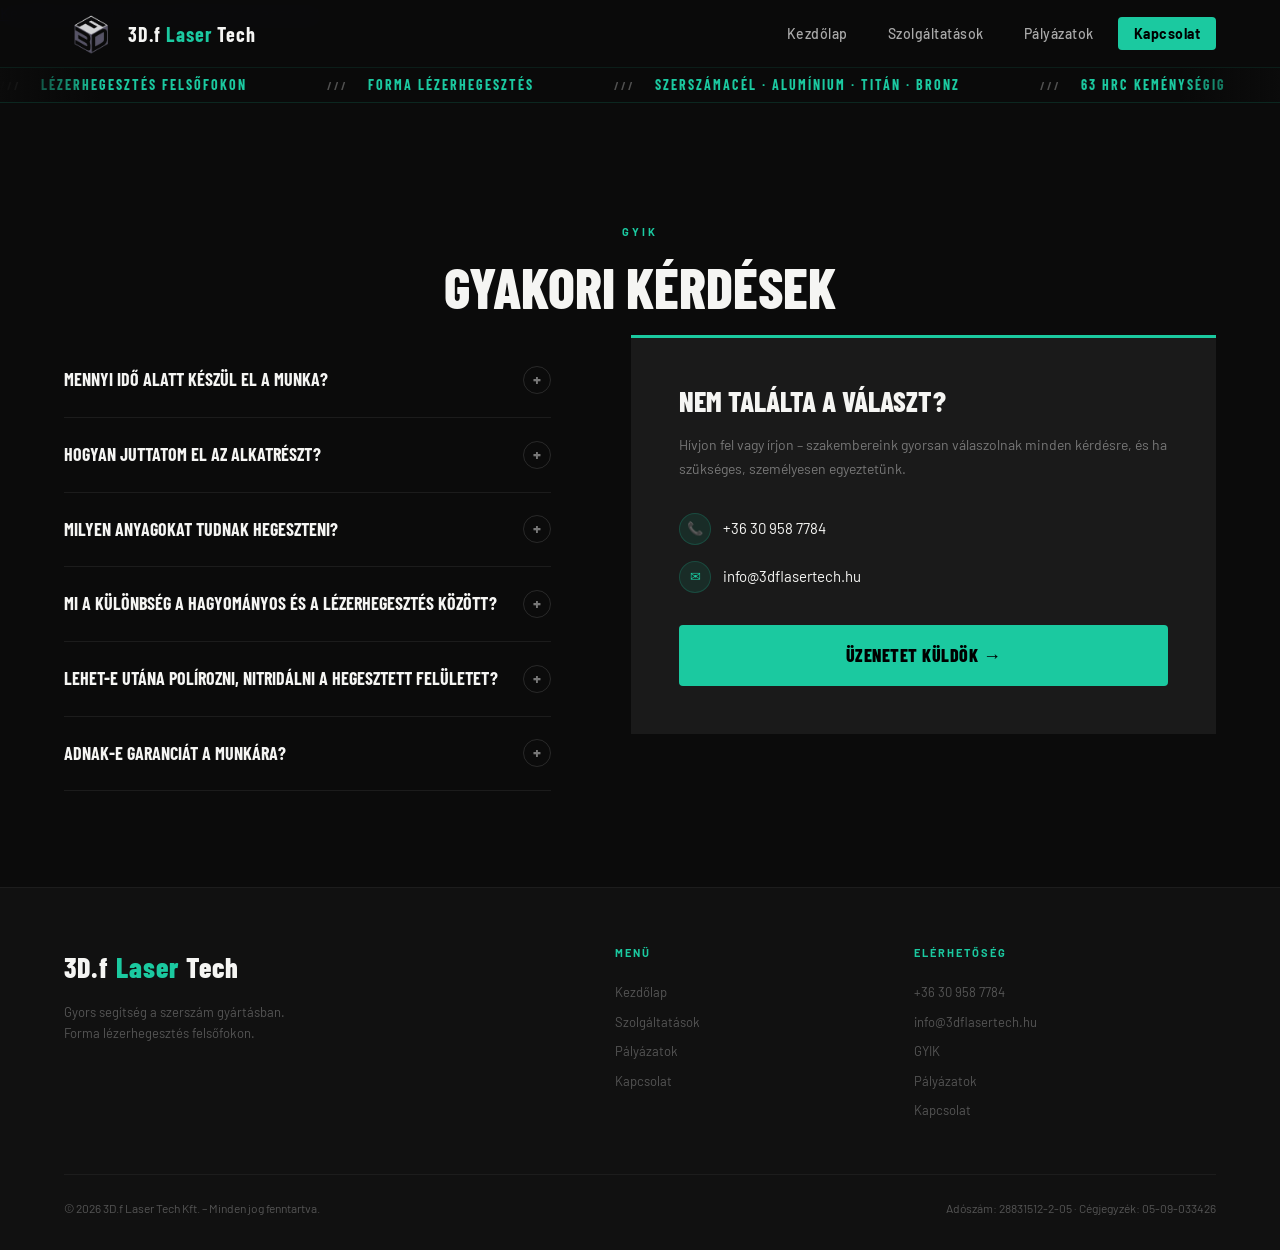
<file: gyik.html>
<!DOCTYPE html>
<html lang="hu">
<head>
<meta charset="UTF-8">
<meta name="viewport" content="width=device-width, initial-scale=1.0">
<title>Gyakori kérdések – 3D.f Laser Tech</title>
<meta name="description" content="Lézerhegesztéssel kapcsolatos gyakori kérdések és válaszok. 3D.f Laser Tech Kft. – Budapest.">
<link href="https://fonts.googleapis.com/css2?family=Barlow+Condensed:wght@400;600;700;800&family=Barlow:wght@300;400;500;600&display=swap" rel="stylesheet">
<link rel="stylesheet" href="style.css">
</head>
<body>

<!-- NAV -->
<nav id="nav">
  <a href="index.html" class="nav-brand">
    <img src="logo.png" alt="3D.f Laser Tech" class="nav-logo">
    <span class="nav-brandname">3D.f <em>Laser</em> Tech</span>
  </a>
  <ul class="nav-links">
    <li><a href="index.html">Kezdőlap</a></li>
    <li><a href="szolgaltatasok.html">Szolgáltatások</a></li>
    <li><a href="palyazatok.html">Pályázatok</a></li>
    <li><a href="kapcsolat.html" class="nav-cta">Kapcsolat</a></li>
  </ul>
  <div class="hamburger" onclick="toggleMenu()" id="hbg">
    <span></span><span></span><span></span>
  </div>
</nav>
<div class="nav-mobile" id="navMobile">
  <a href="index.html" onclick="closeMenu()">Kezdőlap</a>
  <a href="szolgaltatasok.html" onclick="closeMenu()">Szolgáltatások</a>
  <a href="palyazatok.html" onclick="closeMenu()">Pályázatok</a>
  <a href="kapcsolat.html" onclick="closeMenu()">Kapcsolat</a>
</div>

<!-- URGENCY BAR -->
<div class="urgency-bar">
  <div class="urgency-track">
    <span>Lézerhegesztés felsőfokon</span>
    <span>Forma lézerhegesztés</span>
    <span>Szerszámacél · Alumínium · Titán · Bronz</span>
    <span>63 HRC keménységig</span>
    <span>Magyar gyártó · Gyors átfutás</span>
    <span>Orvosi műszerek javítása</span>
    <span>Hősokk nélküli technológia</span>
    <span>Lézerhegesztés felsőfokon</span>
    <span>Forma lézerhegesztés</span>
    <span>Szerszámacél · Alumínium · Titán · Bronz</span>
    <span>63 HRC keménységig</span>
    <span>Magyar gyártó · Gyors átfutás</span>
    <span>Orvosi műszerek javítása</span>
    <span>Hősokk nélküli technológia</span>
  </div>
</div>

<!-- FAQ -->
<section class="faq-bg" id="gyik">
  <div class="s-label">GYIK</div>
  <div class="s-title">Gyakori kérdések</div>
  <div class="faq-grid">
    <div class="faq-list fade">
      <div class="faq-item">
        <div class="faq-question" onclick="toggleFaq(this)">
          Mennyi idő alatt készül el a munka?
          <span class="faq-icon">+</span>
        </div>
        <div class="faq-answer">
          <p>Az átfutási idő a munka összetettségétől függ. Kisebb javítások esetén akár 1–2 munkanap, bonyolultabb forma-lézerhegesztésnél általában 3–5 munkanap. Sürgős esetben egyeztetünk.</p>
        </div>
      </div>
      <div class="faq-item">
        <div class="faq-question" onclick="toggleFaq(this)">
          Hogyan juttatom el az alkatrészt?
          <span class="faq-icon">+</span>
        </div>
        <div class="faq-answer">
          <p>Személyesen is behozhatja Budapestre, de futárszolgálattal is megoldható a szállítás. Az elkészült darabot visszaküldjük, vagy személyesen átveheti. Az értékes alkatrészeknél biztosított csomagolást javaslunk.</p>
        </div>
      </div>
      <div class="faq-item">
        <div class="faq-question" onclick="toggleFaq(this)">
          Milyen anyagokat tudnak hegeszteni?
          <span class="faq-icon">+</span>
        </div>
        <div class="faq-answer">
          <p>Szerszámacél (120 HB – 63 HRC), alumínium, réz, bronz, titán, mold-max ötvözetek és nemesfémek (arany, ezüst, platina ötvözetek). Ha nem tudja az anyagminőséget, anyagvizsgálatban is segítünk.</p>
        </div>
      </div>
      <div class="faq-item">
        <div class="faq-question" onclick="toggleFaq(this)">
          Mi a különbség a hagyományos és a lézerhegesztés között?
          <span class="faq-icon">+</span>
        </div>
        <div class="faq-answer">
          <p>A lézerhegesztés minimális hőbevitellel dolgozik – a hőhatás övezete sokkal kisebb, mint hagyományos hegesztésnél. Ezért nem deformálódik a munkadarab, nem repeszt el a keményszabályozott acél, és nem kell utólagos hőkezelés.</p>
        </div>
      </div>
      <div class="faq-item">
        <div class="faq-question" onclick="toggleFaq(this)">
          Lehet-e utána polírozni, nitridálni a hegesztett felületet?
          <span class="faq-icon">+</span>
        </div>
        <div class="faq-answer">
          <p>Igen. Az anyagspecifikus hozaganyag alkalmazásának köszönhetően a hegesztett felület polírozható, nitridálható és keményíthető – akárcsak az alapanyag. Nincs szükség extra felületkezelésre.</p>
        </div>
      </div>
      <div class="faq-item">
        <div class="faq-question" onclick="toggleFaq(this)">
          Adnak-e garanciát a munkára?
          <span class="faq-icon">+</span>
        </div>
        <div class="faq-answer">
          <p>Igen, a hegesztési munkára garanciát vállalunk. A garancia feltételeiről és idejéről egyeztetünk az ajánlatkor, az elvégzett munka típusától függően.</p>
        </div>
      </div>
    </div>
    <div class="faq-cta-panel fade fade-delay-2">
      <h3>Nem találta a választ?</h3>
      <p>Hívjon fel vagy írjon – szakembereink gyorsan válaszolnak minden kérdésre, és ha szükséges, személyesen egyeztetünk.</p>
      <div class="faq-contact-lines">
        <div class="faq-contact-line">
          <div class="faq-contact-line-icon">📞</div>
          <a href="tel:+36309587784">+36 30 958 7784</a>
        </div>
        <div class="faq-contact-line">
          <div class="faq-contact-line-icon">✉</div>
          <a href="mailto:info@3dflasertech.hu">info@3dflasertech.hu</a>
        </div>
      </div>
      <a href="kapcsolat.html" class="btn-primary" style="display:block;text-align:center;">Üzenetet küldök →</a>
    </div>
  </div>
</section>

<!-- FOOTER -->
<footer>
  <div class="footer-grid">
    <div>
      <div class="footer-logo">3D.f <em>Laser</em> Tech</div>
      <p class="footer-tagline">Gyors segítség a szerszám gyártásban. Forma lézerhegesztés felsőfokon.</p>
    </div>
    <div class="footer-col">
      <h5>Menü</h5>
      <a href="index.html">Kezdőlap</a>
      <a href="szolgaltatasok.html">Szolgáltatások</a>
      <a href="palyazatok.html">Pályázatok</a>
      <a href="kapcsolat.html">Kapcsolat</a>
    </div>
    <div class="footer-col">
      <h5>Elérhetőség</h5>
      <a href="tel:+36309587784">+36 30 958 7784</a>
      <a href="mailto:info@3dflasertech.hu">info@3dflasertech.hu</a>
      <a href="gyik.html">GYIK</a>
      <a href="palyazatok.html">Pályázatok</a>
      <a href="kapcsolat.html">Kapcsolat</a>
    </div>
  </div>
  <div class="footer-bottom">
    <span>© 2026 3D.f Laser Tech Kft. – Minden jog fenntartva.</span>
    <span>Adószám: 28831512-2-05 · Cégjegyzék: 05-09-033426</span>
  </div>
</footer>

<a href="#gyik" class="scroll-top" id="scrollTop">↑</a>
<script src="main.js"></script>
</body>
</html>
</file>
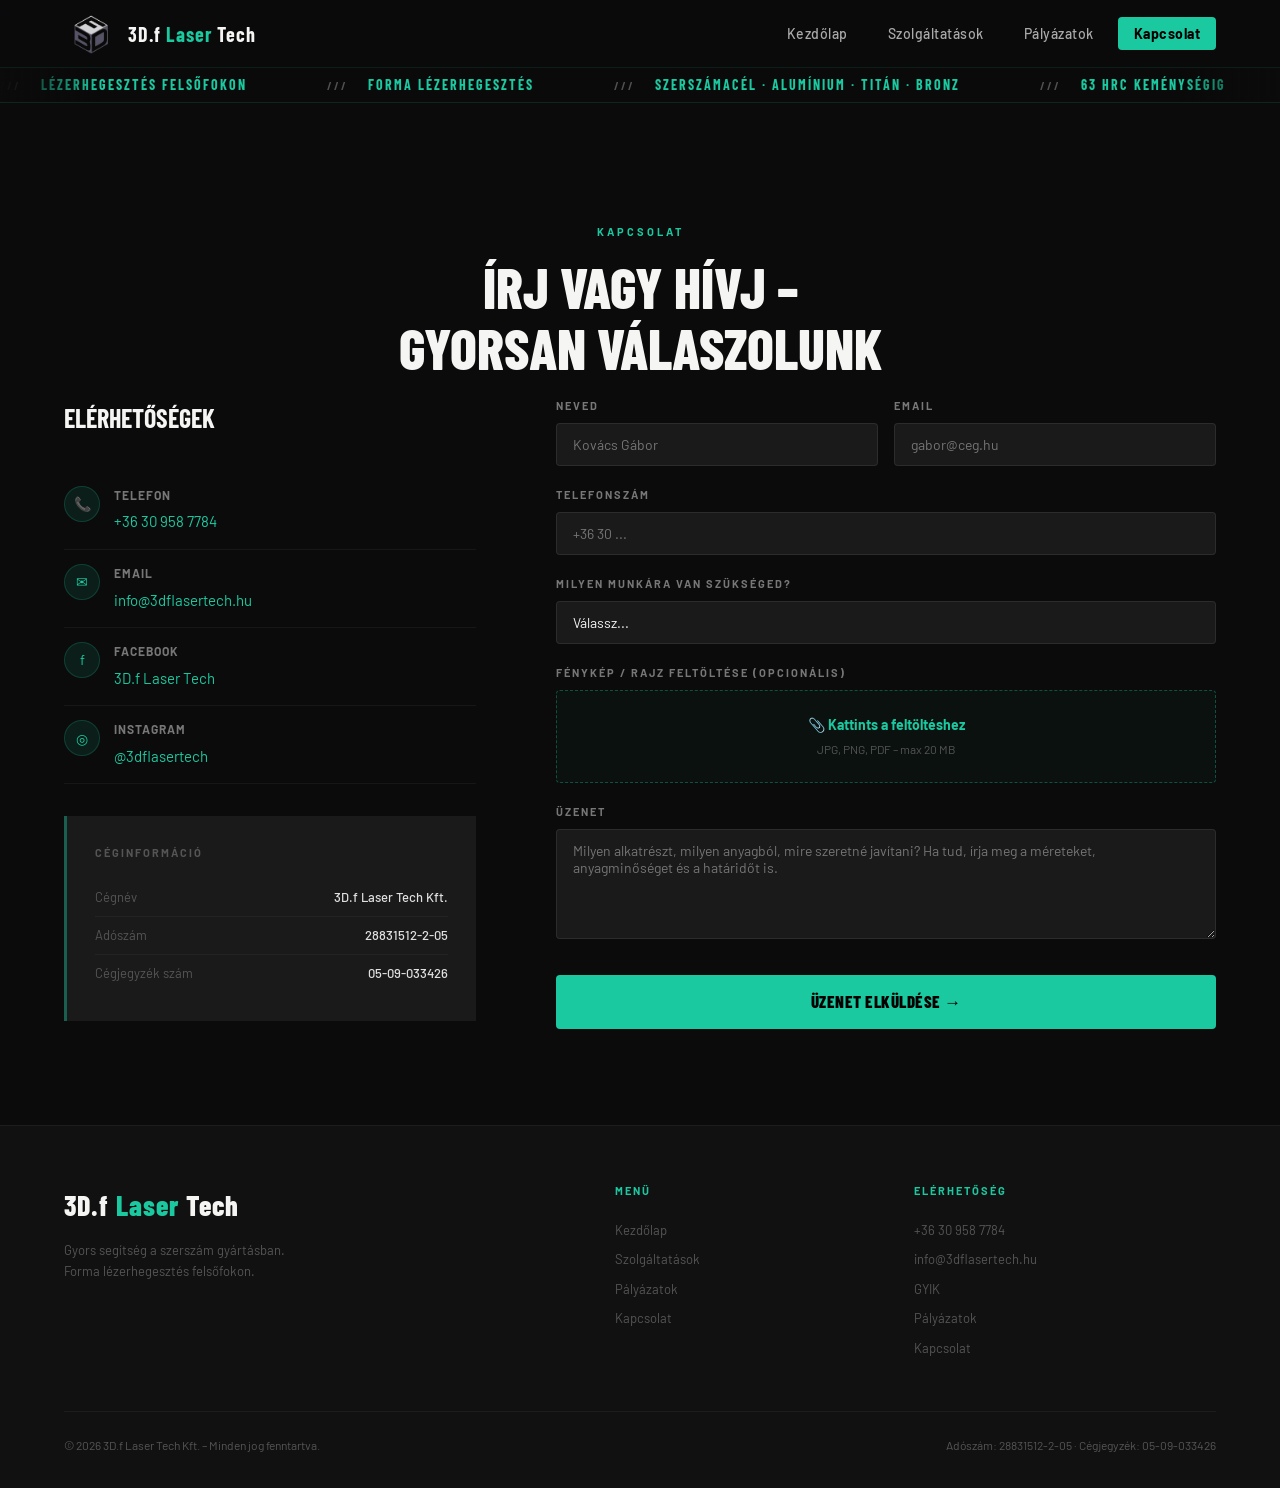
<file: kapcsolat.html>
<!DOCTYPE html>
<html lang="hu">
<head>
<meta charset="UTF-8">
<meta name="viewport" content="width=device-width, initial-scale=1.0">
<title>Kapcsolat – 3D.f Laser Tech</title>
<meta name="description" content="Vedd fel velünk a kapcsolatot! Telefon, email, kapcsolatfelvételi űrlap. 3D.f Laser Tech Kft. – Budapest.">
<link href="https://fonts.googleapis.com/css2?family=Barlow+Condensed:wght@400;600;700;800&family=Barlow:wght@300;400;500;600&display=swap" rel="stylesheet">
<link rel="stylesheet" href="style.css">
</head>
<body>

<!-- NAV -->
<nav id="nav">
  <a href="index.html" class="nav-brand">
    <img src="logo.png" alt="3D.f Laser Tech" class="nav-logo">
    <span class="nav-brandname">3D.f <em>Laser</em> Tech</span>
  </a>
  <ul class="nav-links">
    <li><a href="index.html">Kezdőlap</a></li>
    <li><a href="szolgaltatasok.html">Szolgáltatások</a></li>
    <li><a href="palyazatok.html">Pályázatok</a></li>
    <li><a href="kapcsolat.html" class="nav-cta">Kapcsolat</a></li>
  </ul>
  <div class="hamburger" onclick="toggleMenu()" id="hbg">
    <span></span><span></span><span></span>
  </div>
</nav>
<div class="nav-mobile" id="navMobile">
  <a href="index.html" onclick="closeMenu()">Kezdőlap</a>
  <a href="szolgaltatasok.html" onclick="closeMenu()">Szolgáltatások</a>
  <a href="palyazatok.html" onclick="closeMenu()">Pályázatok</a>
  <a href="kapcsolat.html" onclick="closeMenu()">Kapcsolat</a>
</div>

<!-- URGENCY BAR -->
<div class="urgency-bar">
  <div class="urgency-track">
    <span>Lézerhegesztés felsőfokon</span>
    <span>Forma lézerhegesztés</span>
    <span>Szerszámacél · Alumínium · Titán · Bronz</span>
    <span>63 HRC keménységig</span>
    <span>Magyar gyártó · Gyors átfutás</span>
    <span>Orvosi műszerek javítása</span>
    <span>Hősokk nélküli technológia</span>
    <span>Lézerhegesztés felsőfokon</span>
    <span>Forma lézerhegesztés</span>
    <span>Szerszámacél · Alumínium · Titán · Bronz</span>
    <span>63 HRC keménységig</span>
    <span>Magyar gyártó · Gyors átfutás</span>
    <span>Orvosi műszerek javítása</span>
    <span>Hősokk nélküli technológia</span>
  </div>
</div>

<!-- CONTACT -->
<section class="contact-bg" id="kapcsolat">
  <div class="s-label">Kapcsolat</div>
  <div class="s-title">Írj vagy hívj –<br>gyorsan válaszolunk</div>
  <div class="contact-grid fade">
    <div class="contact-info">
      <h3>Elérhetőségek</h3>
      <div class="cline">
        <div class="cline-icon">📞</div>
        <div class="cline-text">
          <strong>Telefon</strong>
          <span><a href="tel:+36309587784">+36 30 958 7784</a></span>
        </div>
      </div>
      <div class="cline">
        <div class="cline-icon">✉</div>
        <div class="cline-text">
          <strong>Email</strong>
          <span><a href="mailto:info@3dflasertech.hu">info@3dflasertech.hu</a></span>
        </div>
      </div>
      <div class="cline">
        <div class="cline-icon">f</div>
        <div class="cline-text">
          <strong>Facebook</strong>
          <span><a href="https://facebook.com" target="_blank">3D.f Laser Tech</a></span>
        </div>
      </div>
      <div class="cline">
        <div class="cline-icon">◎</div>
        <div class="cline-text">
          <strong>Instagram</strong>
          <span><a href="https://instagram.com" target="_blank">@3dflasertech</a></span>
        </div>
      </div>
      <div class="ceg-adatok">
        <h4>Céginformáció</h4>
        <div class="ceg-row"><span>Cégnév</span><span>3D.f Laser Tech Kft.</span></div>
        <div class="ceg-row"><span>Adószám</span><span>28831512-2-05</span></div>
        <div class="ceg-row"><span>Cégjegyzék szám</span><span>05-09-033426</span></div>
      </div>
    </div>
    <div>
      <form onsubmit="submitForm(event)" id="contactForm">
        <div class="fg2">
          <div class="fg">
            <label for="nev">Neved</label>
            <input type="text" id="nev" placeholder="Kovács Gábor" required>
          </div>
          <div class="fg">
            <label for="email">Email</label>
            <input type="email" id="email" placeholder="gabor@ceg.hu" required>
          </div>
        </div>
        <div class="fg">
          <label for="tel">Telefonszám</label>
          <input type="tel" id="tel" placeholder="+36 30 ...">
        </div>
        <div class="fg">
          <label for="svc">Milyen munkára van szükséged?</label>
          <select id="svc">
            <option value="">Válassz...</option>
            <option>Lézerhegesztés – alkatrész javítás</option>
            <option>Forma lézerhegesztés</option>
            <option>Fogaskerék / tengely felrakás</option>
            <option>Orvosi műszer javítás / gyártás</option>
            <option>Egyéb fémmegmunkálás</option>
            <option>Árajánlat kérés</option>
          </select>
        </div>
        <div class="fg">
          <label>Fénykép / rajz feltöltése (opcionális)</label>
          <div class="upload-zone" onclick="document.getElementById('file').click()" style="position:relative;">
            <strong>📎 Kattints a feltöltéshez</strong>
            <p>JPG, PNG, PDF – max 20 MB</p>
            <button type="button" id="removeFileBtn" onclick="removeFile(event)" style="display:none; position:absolute; top:10px; right:10px; background:rgba(255,255,255,0.8); border:1px solid #ccc; border-radius:50%; width:24px; height:24px; cursor:pointer; font-weight:bold; color:#333; z-index:10; line-height:1;">✕</button>
            <input type="file" id="file" accept=".jpg,.jpeg,.png,.pdf" style="display:none" onchange="showFile(this)">
          </div>
        </div>
        <div class="fg">
          <label for="uzenet">Üzenet</label>
          <textarea id="uzenet" placeholder="Milyen alkatrészt, milyen anyagból, mire szeretné javítani? Ha tud, írja meg a méreteket, anyagminőséget és a határidőt is."></textarea>
        </div>
        <button type="submit" class="btn-primary btn-form" id="submitBtn">Üzenet elküldése →</button>
      </form>
      <div class="form-success" id="formSuccess">
        <div class="success-icon">✅</div>
        <h4>Üzenet elküldve!</h4>
        <p>Köszönjük megkeresésed. Hamarosan felvesszük veled a kapcsolatot.</p>
      </div>
    </div>
  </div>
</section>

<!-- FOOTER -->
<footer>
  <div class="footer-grid">
    <div>
      <div class="footer-logo">3D.f <em>Laser</em> Tech</div>
      <p class="footer-tagline">Gyors segítség a szerszám gyártásban. Forma lézerhegesztés felsőfokon.</p>
    </div>
    <div class="footer-col">
      <h5>Menü</h5>
      <a href="index.html">Kezdőlap</a>
      <a href="szolgaltatasok.html">Szolgáltatások</a>
      <a href="palyazatok.html">Pályázatok</a>
      <a href="kapcsolat.html">Kapcsolat</a>
    </div>
    <div class="footer-col">
      <h5>Elérhetőség</h5>
      <a href="tel:+36309587784">+36 30 958 7784</a>
      <a href="mailto:info@3dflasertech.hu">info@3dflasertech.hu</a>
      <a href="gyik.html">GYIK</a>
      <a href="palyazatok.html">Pályázatok</a>
      <a href="kapcsolat.html">Kapcsolat</a>
    </div>
  </div>
  <div class="footer-bottom">
    <span>© 2026 3D.f Laser Tech Kft. – Minden jog fenntartva.</span>
    <span>Adószám: 28831512-2-05 · Cégjegyzék: 05-09-033426</span>
  </div>
</footer>

<a href="#kapcsolat" class="scroll-top" id="scrollTop">↑</a>
<script src="main.js"></script>
</body>
</html>
</file>
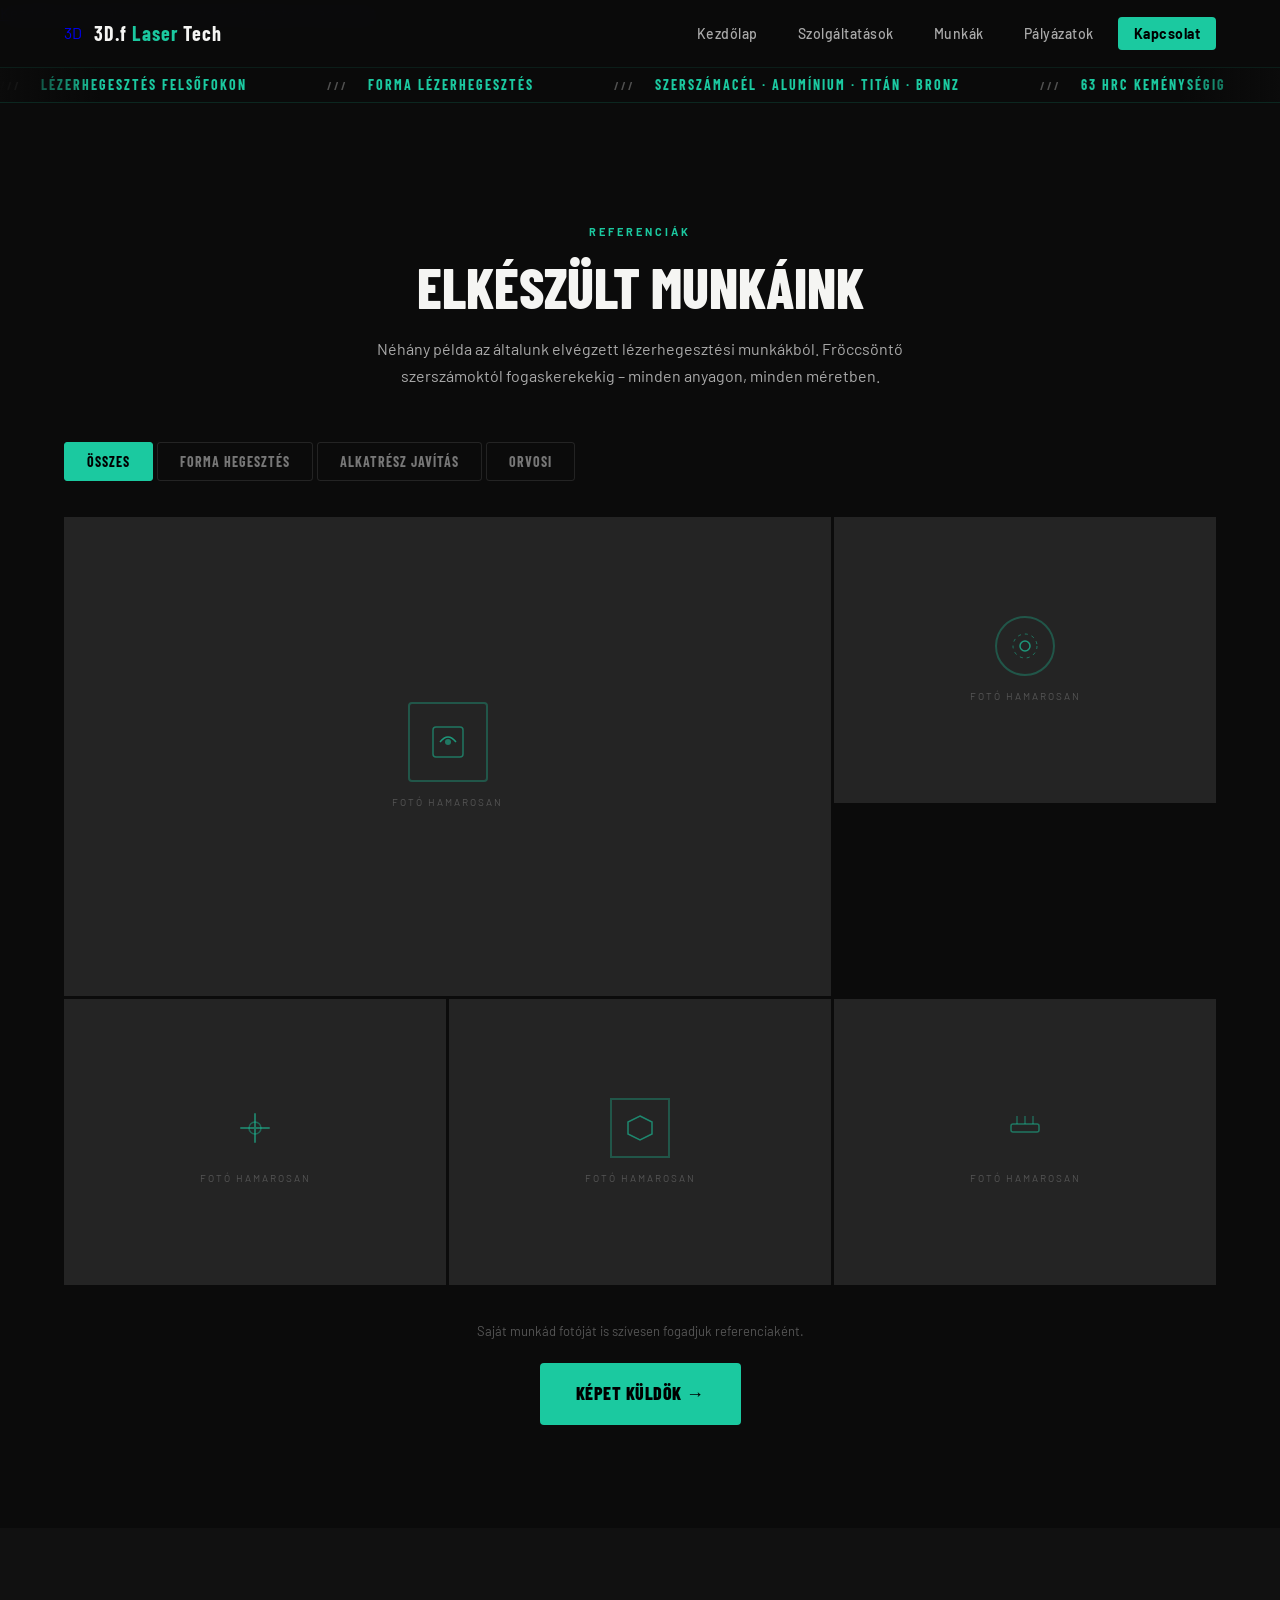
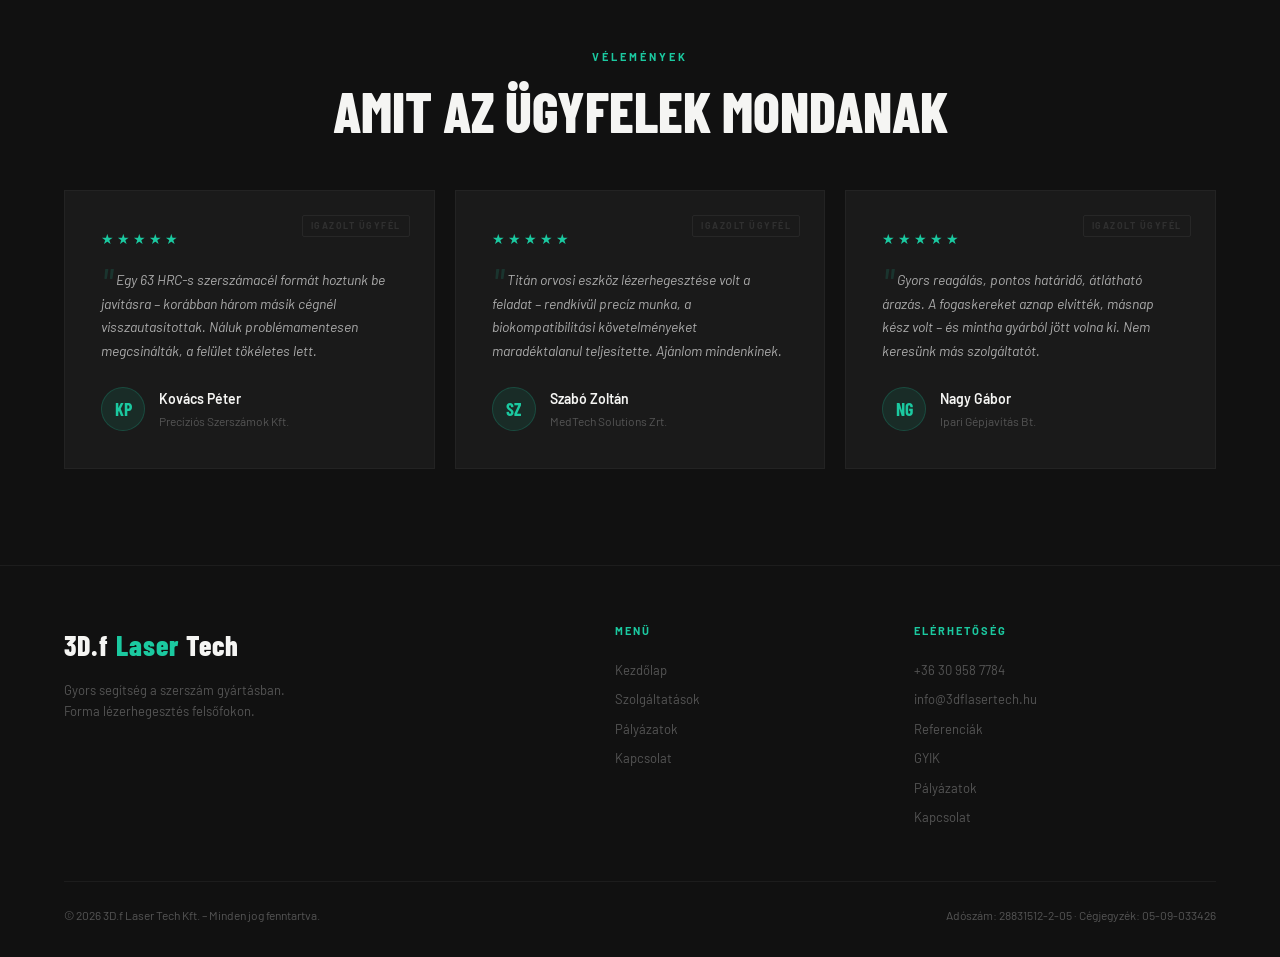
<file: munkak.html>
<!DOCTYPE html>
<html lang="hu">
<head>
<meta charset="UTF-8">
<meta name="viewport" content="width=device-width, initial-scale=1.0">
<title>Elkészült munkák – 3D.f Laser Tech</title>
<meta name="description" content="Lézerhegesztési referenciák: fröccsöntő forma javítás, fogaskerék felrakás, orvosi műszer javítás. 3D.f Laser Tech Kft.">
<link href="https://fonts.googleapis.com/css2?family=Barlow+Condensed:wght@400;600;700;800&family=Barlow:wght@300;400;500;600&display=swap" rel="stylesheet">
<link rel="stylesheet" href="style.css">
</head>
<body>

<!-- NAV -->
<nav id="nav">
  <a href="index.html" class="nav-brand">
    <div class="nav-logo-box"><span>3D</span></div>
    <span class="nav-brandname">3D.f <em>Laser</em> Tech</span>
  </a>
  <ul class="nav-links">
    <li><a href="index.html">Kezdőlap</a></li>
    <li><a href="szolgaltatasok.html">Szolgáltatások</a></li>
    <li><a href="munkak.html">Munkák</a></li>
    <li><a href="palyazatok.html">Pályázatok</a></li>
    <li><a href="kapcsolat.html" class="nav-cta">Kapcsolat</a></li>
  </ul>
  <div class="hamburger" onclick="toggleMenu()" id="hbg">
    <span></span><span></span><span></span>
  </div>
</nav>
<div class="nav-mobile" id="navMobile">
  <a href="index.html" onclick="closeMenu()">Kezdőlap</a>
  <a href="szolgaltatasok.html" onclick="closeMenu()">Szolgáltatások</a>
  <a href="munkak.html" onclick="closeMenu()">Munkák</a>
  <a href="palyazatok.html" onclick="closeMenu()">Pályázatok</a>
  <a href="kapcsolat.html" onclick="closeMenu()">Kapcsolat</a>
</div>

<!-- URGENCY BAR -->
<div class="urgency-bar">
  <div class="urgency-track">
    <span>Lézerhegesztés felsőfokon</span>
    <span>Forma lézerhegesztés</span>
    <span>Szerszámacél · Alumínium · Titán · Bronz</span>
    <span>63 HRC keménységig</span>
    <span>Magyar gyártó · Gyors átfutás</span>
    <span>Orvosi műszerek javítása</span>
    <span>Hősokk nélküli technológia</span>
    <span>Lézerhegesztés felsőfokon</span>
    <span>Forma lézerhegesztés</span>
    <span>Szerszámacél · Alumínium · Titán · Bronz</span>
    <span>63 HRC keménységig</span>
    <span>Magyar gyártó · Gyors átfutás</span>
    <span>Orvosi műszerek javítása</span>
    <span>Hősokk nélküli technológia</span>
  </div>
</div>

<!-- GALLERY / MUNKÁK -->
<section class="gallery-bg" id="munkak">
  <div class="s-label">Referenciák</div>
  <div class="s-title">Elkészült munkáink</div>
  <p class="s-desc">Néhány példa az általunk elvégzett lézerhegesztési munkákból. Fröccsöntő szerszámoktól fogaskerekekig – minden anyagon, minden méretben.</p>

  <div class="gallery-tabs">
    <button class="gallery-tab active" onclick="filterGallery('all', this)">Összes</button>
    <button class="gallery-tab" onclick="filterGallery('forma', this)">Forma hegesztés</button>
    <button class="gallery-tab" onclick="filterGallery('alkatresz', this)">Alkatrész javítás</button>
    <button class="gallery-tab" onclick="filterGallery('orvosi', this)">Orvosi</button>
  </div>

  <div class="gallery-grid fade" id="galleryGrid">
    <div class="gallery-item gi-1" data-cat="forma">
      <div class="gallery-item-inner">
        <div style="width:80px;height:80px;border:2px solid rgba(27,201,160,0.3);border-radius:4px;display:flex;align-items:center;justify-content:center;">
          <svg width="40" height="40" viewBox="0 0 40 40"><rect x="5" y="5" width="30" height="30" rx="3" fill="none" stroke="#1bc9a0" stroke-width="1.5" stroke-opacity="0.5"/><path d="M12 20 Q20 10 28 20" fill="none" stroke="#1bc9a0" stroke-width="1.5" stroke-opacity="0.7"/><circle cx="20" cy="20" r="3" fill="#1bc9a0" opacity="0.5"/></svg>
        </div>
        <span style="font-size:10px;color:#555;letter-spacing:2px;text-transform:uppercase;">Fotó hamarosan</span>
      </div>
      <div class="gallery-overlay">
        <div>
          <div class="gallery-caption">Fröccsöntő forma javítás</div>
          <div class="gallery-sub">Szerszámacél · Precíziós feltöltés</div>
        </div>
      </div>
    </div>
    <div class="gallery-item gi-2" data-cat="alkatresz">
      <div class="gallery-item-inner">
        <div style="width:60px;height:60px;border-radius:50%;border:2px solid rgba(27,201,160,0.3);display:flex;align-items:center;justify-content:center;">
          <svg width="30" height="30" viewBox="0 0 30 30"><circle cx="15" cy="15" r="12" fill="none" stroke="#1bc9a0" stroke-width="1" stroke-opacity="0.5" stroke-dasharray="3 4"/><circle cx="15" cy="15" r="5" fill="none" stroke="#1bc9a0" stroke-width="1.5" stroke-opacity="0.7"/></svg>
        </div>
        <span style="font-size:10px;color:#555;letter-spacing:2px;text-transform:uppercase;">Fotó hamarosan</span>
      </div>
      <div class="gallery-overlay">
        <div>
          <div class="gallery-caption">Fogaskerék felrakás</div>
          <div class="gallery-sub">Acél · Tengely hegesztés</div>
        </div>
      </div>
    </div>
    <div class="gallery-item gi-3" data-cat="orvosi">
      <div class="gallery-item-inner">
        <div style="width:60px;height:60px;display:flex;align-items:center;justify-content:center;">
          <svg width="36" height="36" viewBox="0 0 36 36"><path d="M18 4 L18 32 M4 18 L32 18" stroke="#1bc9a0" stroke-width="2" stroke-opacity="0.5" stroke-linecap="round"/><circle cx="18" cy="18" r="6" fill="none" stroke="#1bc9a0" stroke-width="1.5" stroke-opacity="0.4"/></svg>
        </div>
        <span style="font-size:10px;color:#555;letter-spacing:2px;text-transform:uppercase;">Fotó hamarosan</span>
      </div>
      <div class="gallery-overlay">
        <div>
          <div class="gallery-caption">Orvosi műszer javítás</div>
          <div class="gallery-sub">Titán · Biokompatibilis</div>
        </div>
      </div>
    </div>
    <div class="gallery-item gi-4" data-cat="forma">
      <div class="gallery-item-inner">
        <div style="width:60px;height:60px;border:2px solid rgba(27,201,160,0.3);display:flex;align-items:center;justify-content:center;">
          <svg width="30" height="30" viewBox="0 0 30 30"><polygon points="15,3 27,9 27,21 15,27 3,21 3,9" fill="none" stroke="#1bc9a0" stroke-width="1.5" stroke-opacity="0.6"/></svg>
        </div>
        <span style="font-size:10px;color:#555;letter-spacing:2px;text-transform:uppercase;">Fotó hamarosan</span>
      </div>
      <div class="gallery-overlay">
        <div>
          <div class="gallery-caption">Présszerszám felújítás</div>
          <div class="gallery-sub">Szerszámacél · Él helyreállítás</div>
        </div>
      </div>
    </div>
    <div class="gallery-item gi-5" data-cat="alkatresz">
      <div class="gallery-item-inner">
        <div style="width:60px;height:60px;display:flex;align-items:center;justify-content:center;">
          <svg width="36" height="36" viewBox="0 0 36 36"><rect x="4" y="14" width="28" height="8" rx="2" fill="none" stroke="#1bc9a0" stroke-width="1.5" stroke-opacity="0.5"/><line x1="10" y1="14" x2="10" y2="6" stroke="#1bc9a0" stroke-width="1.5" stroke-opacity="0.4"/><line x1="18" y1="14" x2="18" y2="6" stroke="#1bc9a0" stroke-width="1.5" stroke-opacity="0.4"/><line x1="26" y1="14" x2="26" y2="6" stroke="#1bc9a0" stroke-width="1.5" stroke-opacity="0.4"/></svg>
        </div>
        <span style="font-size:10px;color:#555;letter-spacing:2px;text-transform:uppercase;">Fotó hamarosan</span>
      </div>
      <div class="gallery-overlay">
        <div>
          <div class="gallery-caption">Kopott felület helyreállítás</div>
          <div class="gallery-sub">Bronz · Csúszófelület</div>
        </div>
      </div>
    </div>
  </div>
  <div class="section-cta" style="margin-top:36px;">
    <p style="font-size:13px;color:var(--gray-500);margin-bottom:20px;">Saját munkád fotóját is szívesen fogadjuk referenciaként.</p>
    <a href="kapcsolat.html" class="btn-primary">Képet küldök →</a>
  </div>
</section>

<!-- REVIEWS / VÉLEMÉNYEK -->
<section class="reviews-bg">
  <div class="s-label">Vélemények</div>
  <div class="s-title">Amit az ügyfelek mondanak</div>
  <div class="reviews-grid fade">
    <div class="review-card">
      <div class="review-badge">Igazolt ügyfél</div>
      <div class="review-stars"><span>★</span><span>★</span><span>★</span><span>★</span><span>★</span></div>
      <p class="review-text">Egy 63 HRC-s szerszámacél formát hoztunk be javításra – korábban három másik cégnél visszautasítottak. Náluk problémamentesen megcsinálták, a felület tökéletes lett.</p>
      <div class="review-author">
        <div class="review-avatar">KP</div>
        <div>
          <div class="review-name">Kovács Péter</div>
          <div class="review-company">Precíziós Szerszámok Kft.</div>
        </div>
      </div>
    </div>
    <div class="review-card">
      <div class="review-badge">Igazolt ügyfél</div>
      <div class="review-stars"><span>★</span><span>★</span><span>★</span><span>★</span><span>★</span></div>
      <p class="review-text">Titán orvosi eszköz lézerhegesztése volt a feladat – rendkívül precíz munka, a biokompatibilitási követelményeket maradéktalanul teljesítette. Ajánlom mindenkinek.</p>
      <div class="review-author">
        <div class="review-avatar">SZ</div>
        <div>
          <div class="review-name">Szabó Zoltán</div>
          <div class="review-company">MedTech Solutions Zrt.</div>
        </div>
      </div>
    </div>
    <div class="review-card">
      <div class="review-badge">Igazolt ügyfél</div>
      <div class="review-stars"><span>★</span><span>★</span><span>★</span><span>★</span><span>★</span></div>
      <p class="review-text">Gyors reagálás, pontos határidő, átlátható árazás. A fogaskereket aznap elvitték, másnap kész volt – és mintha gyárból jött volna ki. Nem keresünk más szolgáltatót.</p>
      <div class="review-author">
        <div class="review-avatar">NG</div>
        <div>
          <div class="review-name">Nagy Gábor</div>
          <div class="review-company">Ipari Gépjavítás Bt.</div>
        </div>
      </div>
    </div>
  </div>
</section>

<!-- FOOTER -->
<footer>
  <div class="footer-grid">
    <div>
      <div class="footer-logo">3D.f <em>Laser</em> Tech</div>
      <p class="footer-tagline">Gyors segítség a szerszám gyártásban. Forma lézerhegesztés felsőfokon.</p>
    </div>
    <div class="footer-col">
      <h5>Menü</h5>
      <a href="index.html">Kezdőlap</a>
      <a href="szolgaltatasok.html">Szolgáltatások</a>
      <a href="palyazatok.html">Pályázatok</a>
      <a href="kapcsolat.html">Kapcsolat</a>
    </div>
    <div class="footer-col">
      <h5>Elérhetőség</h5>
      <a href="tel:+36309587784">+36 30 958 7784</a>
      <a href="mailto:info@3dflasertech.hu">info@3dflasertech.hu</a>
      <a href="munkak.html">Referenciák</a>
      <a href="gyik.html">GYIK</a>
      <a href="palyazatok.html">Pályázatok</a>
      <a href="kapcsolat.html">Kapcsolat</a>
    </div>
  </div>
  <div class="footer-bottom">
    <span>© 2026 3D.f Laser Tech Kft. – Minden jog fenntartva.</span>
    <span>Adószám: 28831512-2-05 · Cégjegyzék: 05-09-033426</span>
  </div>
</footer>

<a href="#munkak" class="scroll-top" id="scrollTop">↑</a>
<script src="main.js"></script>
</body>
</html>
</file>
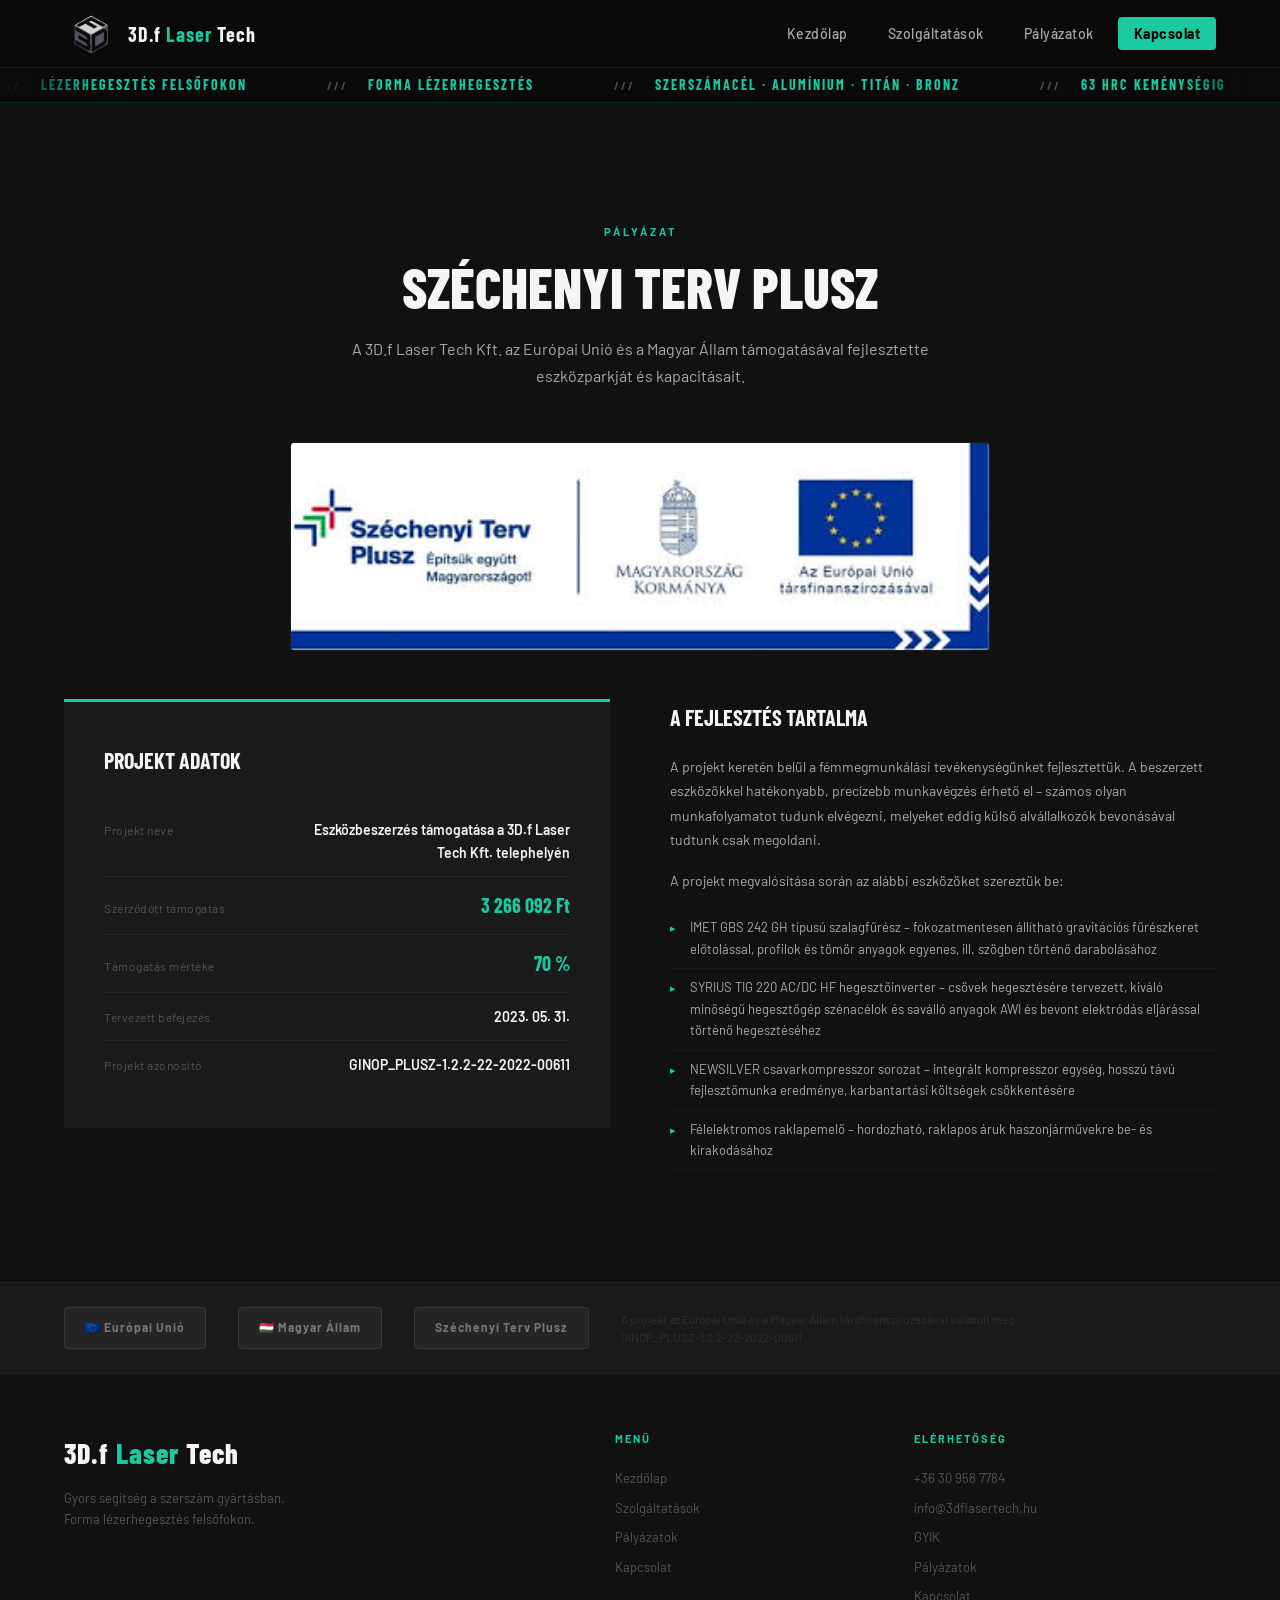
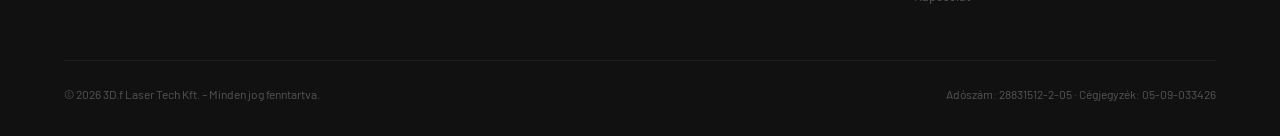
<file: palyazatok.html>
<!DOCTYPE html>
<html lang="hu">
<head>
<meta charset="UTF-8">
<meta name="viewport" content="width=device-width, initial-scale=1.0">
<title>Pályázatok – 3D.f Laser Tech</title>
<meta name="description" content="Széchenyi Terv Plusz pályázati fejlesztés. 3D.f Laser Tech Kft. – GINOP_PLUSZ-1.2.2-22-2022-00611.">
<link href="https://fonts.googleapis.com/css2?family=Barlow+Condensed:wght@400;600;700;800&family=Barlow:wght@300;400;500;600&display=swap" rel="stylesheet">
<link rel="stylesheet" href="style.css">
</head>
<body>

<!-- NAV -->
<nav id="nav">
  <a href="index.html" class="nav-brand">
    <img src="logo.png" alt="3D.f Laser Tech" class="nav-logo">
    <span class="nav-brandname">3D.f <em>Laser</em> Tech</span>
  </a>
  <ul class="nav-links">
    <li><a href="index.html">Kezdőlap</a></li>
    <li><a href="szolgaltatasok.html">Szolgáltatások</a></li>
    <li><a href="palyazatok.html">Pályázatok</a></li>
    <li><a href="kapcsolat.html" class="nav-cta">Kapcsolat</a></li>
  </ul>
  <div class="hamburger" onclick="toggleMenu()" id="hbg">
    <span></span><span></span><span></span>
  </div>
</nav>
<div class="nav-mobile" id="navMobile">
  <a href="index.html" onclick="closeMenu()">Kezdőlap</a>
  <a href="szolgaltatasok.html" onclick="closeMenu()">Szolgáltatások</a>
  <a href="palyazatok.html" onclick="closeMenu()">Pályázatok</a>
  <a href="kapcsolat.html" onclick="closeMenu()">Kapcsolat</a>
</div>

<!-- URGENCY BAR -->
<div class="urgency-bar">
  <div class="urgency-track">
    <span>Lézerhegesztés felsőfokon</span>
    <span>Forma lézerhegesztés</span>
    <span>Szerszámacél · Alumínium · Titán · Bronz</span>
    <span>63 HRC keménységig</span>
    <span>Magyar gyártó · Gyors átfutás</span>
    <span>Orvosi műszerek javítása</span>
    <span>Hősokk nélküli technológia</span>
    <span>Lézerhegesztés felsőfokon</span>
    <span>Forma lézerhegesztés</span>
    <span>Szerszámacél · Alumínium · Titán · Bronz</span>
    <span>63 HRC keménységig</span>
    <span>Magyar gyártó · Gyors átfutás</span>
    <span>Orvosi műszerek javítása</span>
    <span>Hősokk nélküli technológia</span>
  </div>
</div>

<!-- PÁLYÁZAT -->
<section class="palyazat-bg" id="palyazatok">
  <div class="s-label">Pályázat</div>
  <div class="s-title">Széchenyi Terv Plusz</div>
  <p class="s-desc">A 3D.f Laser Tech Kft. az Európai Unió és a Magyar Állam támogatásával fejlesztette eszközparkját és kapacitásait.</p>
  <img src="szechenyi.jpg" alt="Széchenyi Terv Plusz projekt" class="content-img fade">
  <div class="palyazat-grid fade">
    <div class="palyazat-info-box">
      <h3>Projekt adatok</h3>
      <div class="prow">
        <span class="prow-key">Projekt neve</span>
        <span class="prow-val">Eszközbeszerzés támogatása a 3D.f Laser Tech Kft. telephelyén</span>
      </div>
      <div class="prow">
        <span class="prow-key">Szerződött támogatás</span>
        <span class="prow-val highlight">3 266 092 Ft</span>
      </div>
      <div class="prow">
        <span class="prow-key">Támogatás mértéke</span>
        <span class="prow-val highlight">70 %</span>
      </div>
      <div class="prow">
        <span class="prow-key">Tervezett befejezés</span>
        <span class="prow-val">2023. 05. 31.</span>
      </div>
      <div class="prow">
        <span class="prow-key">Projekt azonosító</span>
        <span class="prow-val">GINOP_PLUSZ-1.2.2-22-2022-00611</span>
      </div>
    </div>
    <div class="palyazat-desc">
      <h3>A fejlesztés tartalma</h3>
      <p>A projekt keretén belül a fémmegmunkálási tevékenységünket fejlesztettük. A beszerzett eszközökkel hatékonyabb, precízebb munkavégzés érhető el – számos olyan munkafolyamatot tudunk elvégezni, melyeket eddig külső alvállalkozók bevonásával tudtunk csak megoldani.</p>
      <p>A projekt megvalósítása során az alábbi eszközöket szereztük be:</p>
      <ul>
        <li>IMET GBS 242 GH típusú szalagfűrész – fokozatmentesen állítható gravitációs fűrészkeret előtolással, profilok és tömör anyagok egyenes, ill. szögben történő darabolásához</li>
        <li>SYRIUS TIG 220 AC/DC HF hegesztőinverter – csövek hegesztésére tervezett, kiváló minőségű hegesztőgép szénacélok és saválló anyagok AWI és bevont elektródás eljárással történő hegesztéséhez</li>
        <li>NEWSILVER csavarkompresszor sorozat – integrált kompresszor egység, hosszú távú fejlesztőmunka eredménye, karbantartási költségek csökkentésére</li>
        <li>Félelektromos raklapemelő – hordozható, raklapos áruk haszonjárművekre be- és kirakodásához</li>
      </ul>
    </div>
  </div>
</section>

<!-- EU Logo strip -->
<div class="eu-strip">
  <div class="eu-logo-box">🇪🇺 Európai Unió</div>
  <div class="eu-logo-box">🇭🇺 Magyar Állam</div>
  <div class="eu-logo-box">Széchenyi Terv Plusz</div>
  <div class="eu-strip-text">A projekt az Európai Unió és a Magyar Állam társfinanszírozásával valósult meg.<br>GINOP_PLUSZ-1.2.2-22-2022-00611</div>
</div>

<!-- FOOTER -->
<footer>
  <div class="footer-grid">
    <div>
      <div class="footer-logo">3D.f <em>Laser</em> Tech</div>
      <p class="footer-tagline">Gyors segítség a szerszám gyártásban. Forma lézerhegesztés felsőfokon.</p>
    </div>
    <div class="footer-col">
      <h5>Menü</h5>
      <a href="index.html">Kezdőlap</a>
      <a href="szolgaltatasok.html">Szolgáltatások</a>
      <a href="palyazatok.html">Pályázatok</a>
      <a href="kapcsolat.html">Kapcsolat</a>
    </div>
    <div class="footer-col">
      <h5>Elérhetőség</h5>
      <a href="tel:+36309587784">+36 30 958 7784</a>
      <a href="mailto:info@3dflasertech.hu">info@3dflasertech.hu</a>
      <a href="gyik.html">GYIK</a>
      <a href="palyazatok.html">Pályázatok</a>
      <a href="kapcsolat.html">Kapcsolat</a>
    </div>
  </div>
  <div class="footer-bottom">
    <span>© 2026 3D.f Laser Tech Kft. – Minden jog fenntartva.</span>
    <span>Adószám: 28831512-2-05 · Cégjegyzék: 05-09-033426</span>
  </div>
</footer>

<a href="#palyazatok" class="scroll-top" id="scrollTop">↑</a>
<script src="main.js"></script>
</body>
</html>
</file>
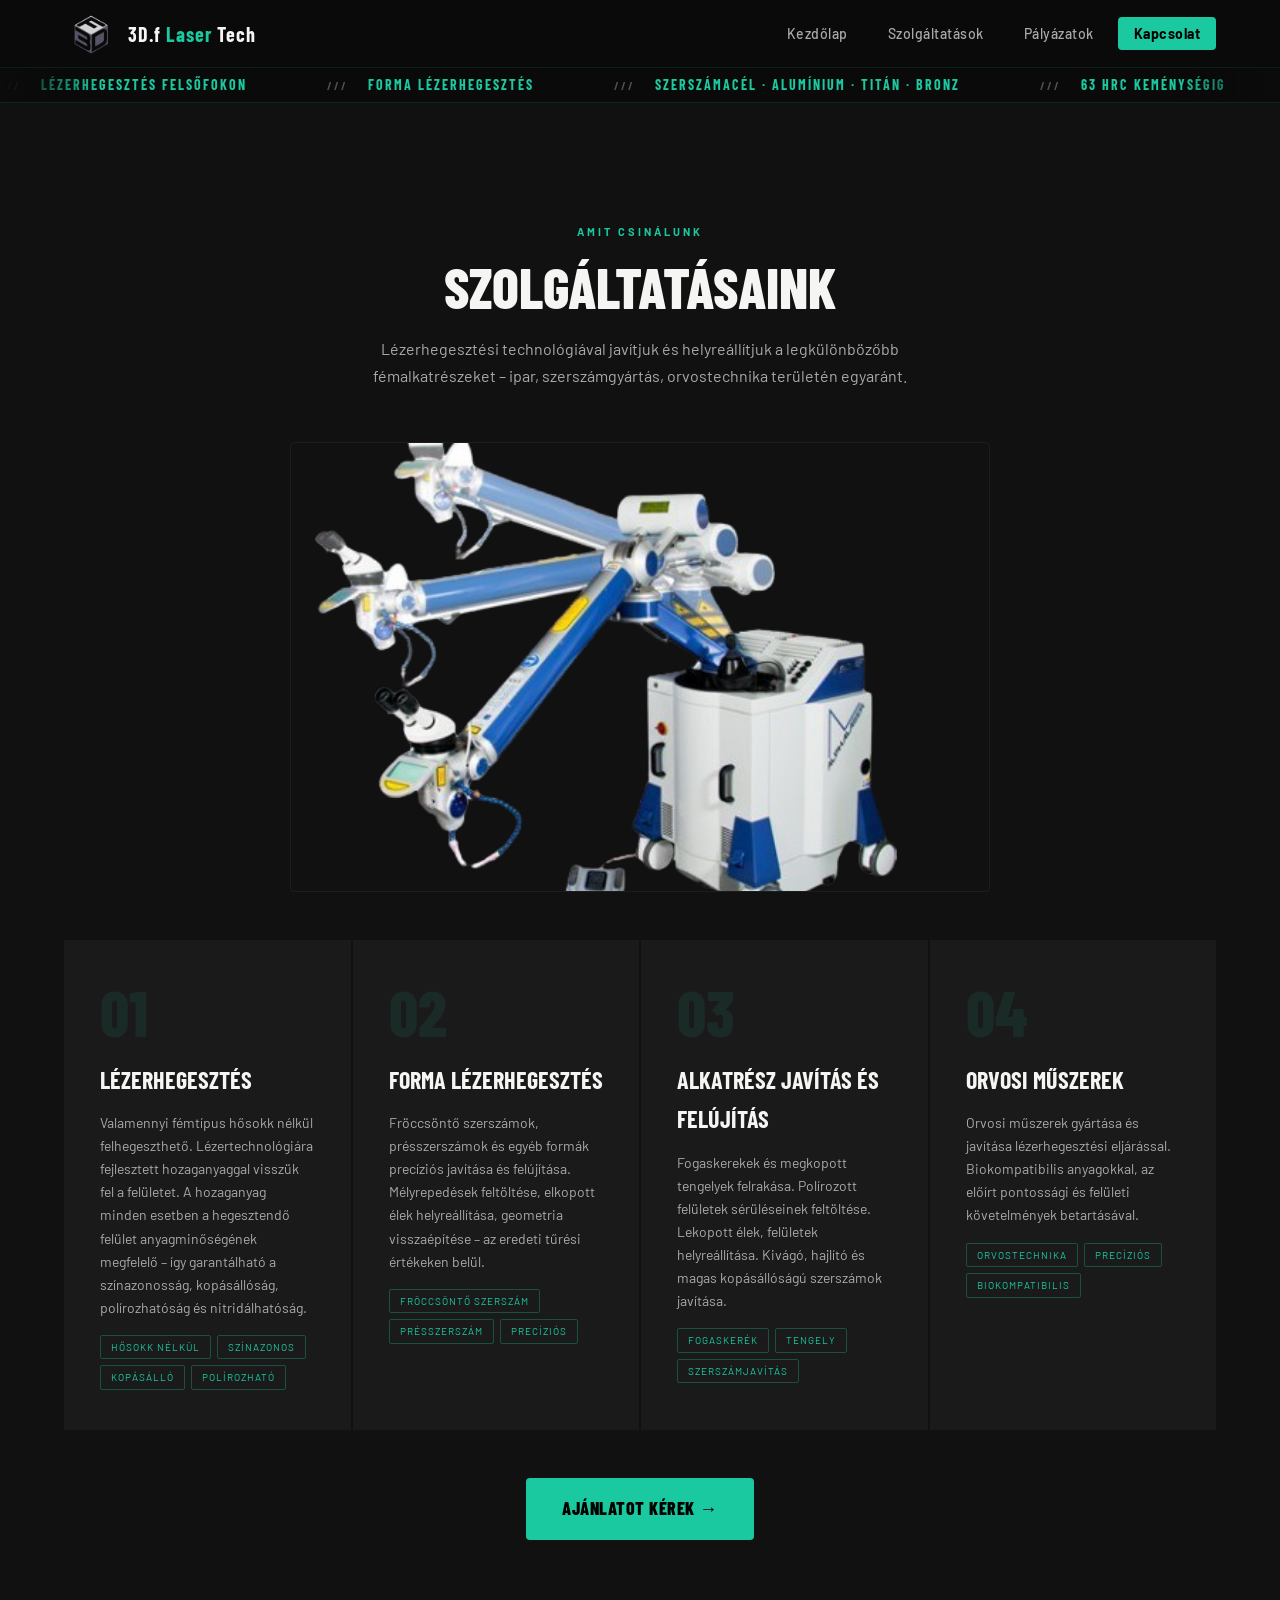
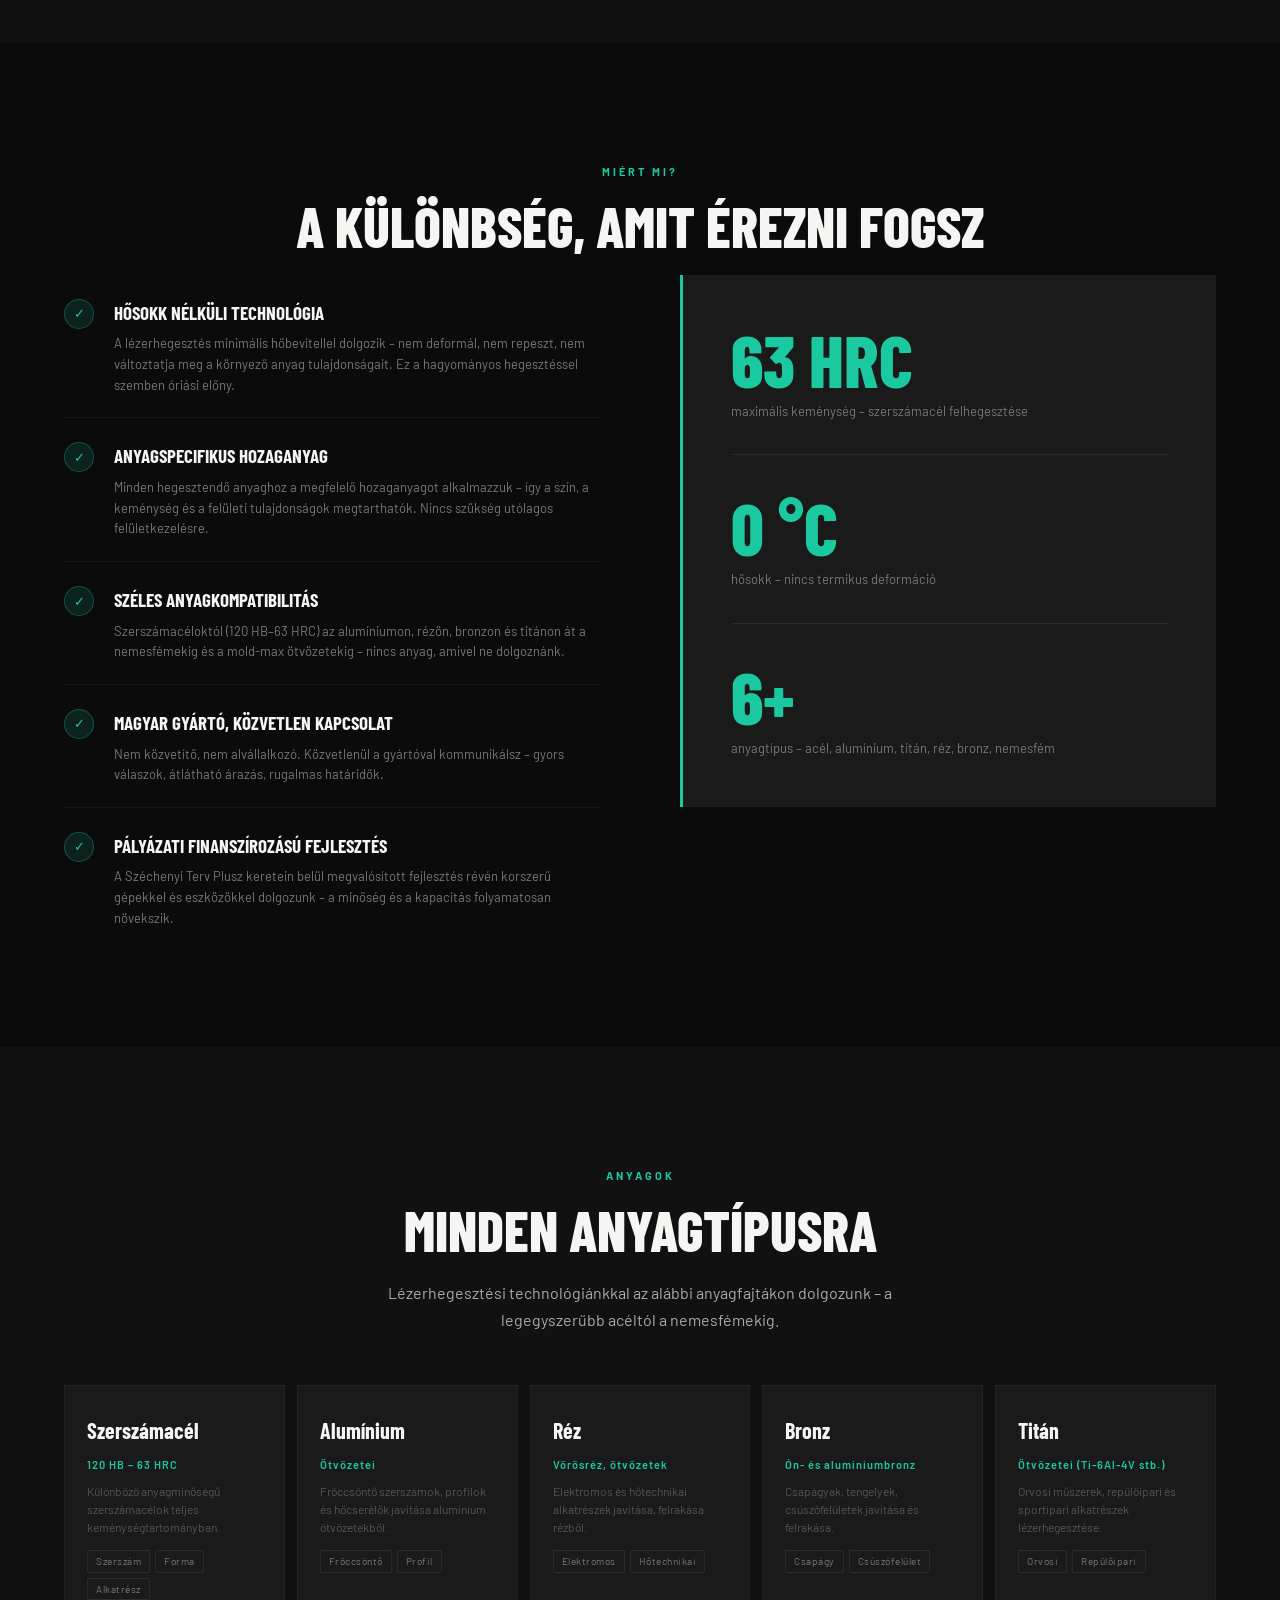
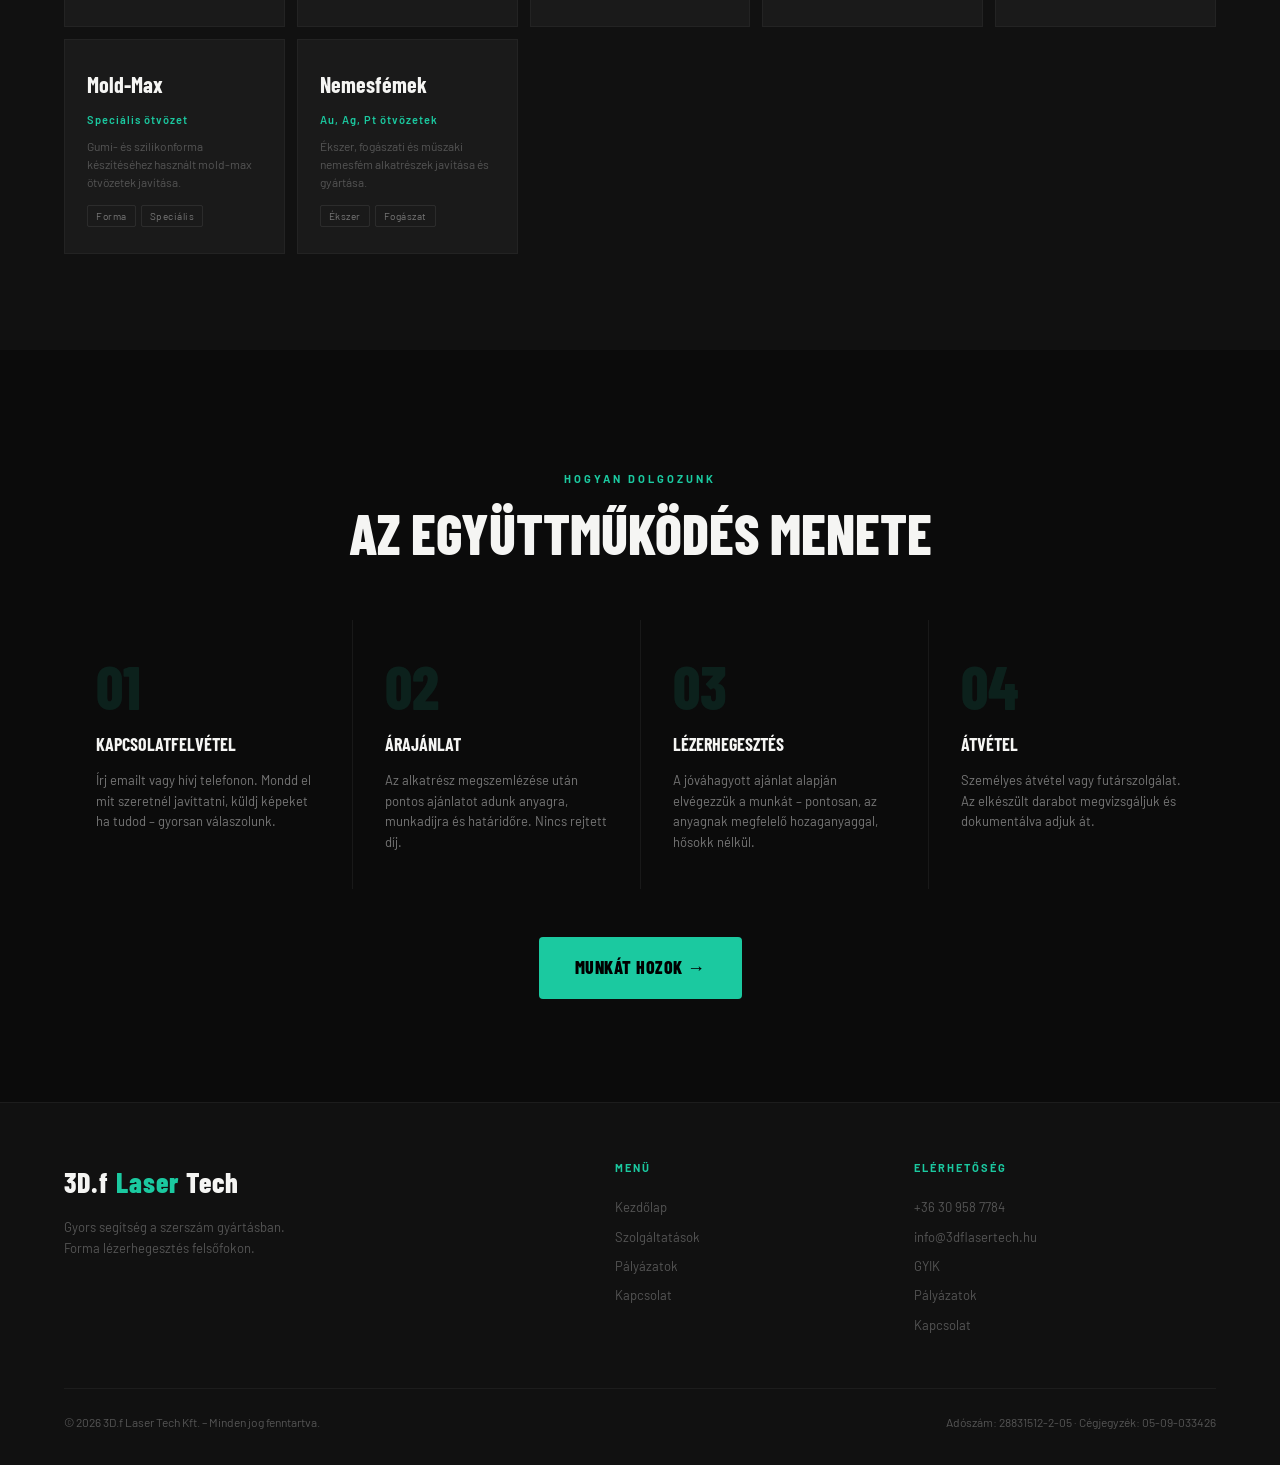
<file: szolgaltatasok.html>
<!DOCTYPE html>
<html lang="hu">
<head>
<meta charset="UTF-8">
<meta name="viewport" content="width=device-width, initial-scale=1.0">
<title>Szolgáltatások – 3D.f Laser Tech</title>
<meta name="description" content="Lézerhegesztési szolgáltatások: forma lézerhegesztés, alkatrész javítás, orvosi műszerek, anyagok. 3D.f Laser Tech Kft. – Budapest.">
<link href="https://fonts.googleapis.com/css2?family=Barlow+Condensed:wght@400;600;700;800&family=Barlow:wght@300;400;500;600&display=swap" rel="stylesheet">
<link rel="stylesheet" href="style.css">
</head>
<body>

<!-- NAV -->
<nav id="nav">
  <a href="index.html" class="nav-brand">
    <img src="logo.png" alt="3D.f Laser Tech" class="nav-logo">
    <span class="nav-brandname">3D.f <em>Laser</em> Tech</span>
  </a>
  <ul class="nav-links">
    <li><a href="index.html">Kezdőlap</a></li>
    <li><a href="szolgaltatasok.html">Szolgáltatások</a></li>
    <li><a href="palyazatok.html">Pályázatok</a></li>
    <li><a href="kapcsolat.html" class="nav-cta">Kapcsolat</a></li>
  </ul>
  <div class="hamburger" onclick="toggleMenu()" id="hbg">
    <span></span><span></span><span></span>
  </div>
</nav>
<div class="nav-mobile" id="navMobile">
  <a href="index.html" onclick="closeMenu()">Kezdőlap</a>
  <a href="szolgaltatasok.html" onclick="closeMenu()">Szolgáltatások</a>
  <a href="palyazatok.html" onclick="closeMenu()">Pályázatok</a>
  <a href="kapcsolat.html" onclick="closeMenu()">Kapcsolat</a>
</div>

<!-- URGENCY BAR -->
<div class="urgency-bar">
  <div class="urgency-track">
    <span>Lézerhegesztés felsőfokon</span>
    <span>Forma lézerhegesztés</span>
    <span>Szerszámacél · Alumínium · Titán · Bronz</span>
    <span>63 HRC keménységig</span>
    <span>Magyar gyártó · Gyors átfutás</span>
    <span>Orvosi műszerek javítása</span>
    <span>Hősokk nélküli technológia</span>
    <span>Lézerhegesztés felsőfokon</span>
    <span>Forma lézerhegesztés</span>
    <span>Szerszámacél · Alumínium · Titán · Bronz</span>
    <span>63 HRC keménységig</span>
    <span>Magyar gyártó · Gyors átfutás</span>
    <span>Orvosi műszerek javítása</span>
    <span>Hősokk nélküli technológia</span>
  </div>
</div>

<!-- SERVICES -->
<section class="services-bg" id="szolgaltatasok">
  <div class="s-label">Amit csinálunk</div>
  <div class="s-title">Szolgáltatásaink</div>
  <p class="s-desc">Lézerhegesztési technológiával javítjuk és helyreállítjuk a legkülönbözőbb fémalkatrészeket – ipar, szerszámgyártás, orvostechnika területén egyaránt.</p>
  <img src="lézer.png" alt="Lézerhegesztés munka közben" class="content-img fade">
  <div class="services-grid fade">
    <div class="svc-card">
      <div class="svc-num">01</div>
      <h3>Lézerhegesztés</h3>
      <p>Valamennyi fémtípus hősokk nélkül felhegeszthető. Lézertechnológiára fejlesztett hozaganyaggal visszük fel a felületet. A hozaganyag minden esetben a hegesztendő felület anyagminőségének megfelelő – így garantálható a színazonosság, kopásállóság, polírozhatóság és nitridálhatóság.</p>
      <div class="svc-tags">
        <span class="svc-tag">Hősokk nélkül</span>
        <span class="svc-tag">Színazonos</span>
        <span class="svc-tag">Kopásálló</span>
        <span class="svc-tag">Polírozható</span>
      </div>
    </div>
    <div class="svc-card">
      <div class="svc-num">02</div>
      <h3>Forma lézerhegesztés</h3>
      <p>Fröccsöntő szerszámok, présszerszámok és egyéb formák precíziós javítása és felújítása. Mélyrepedések feltöltése, elkopott élek helyreállítása, geometria visszaépítése – az eredeti tűrési értékeken belül.</p>
      <div class="svc-tags">
        <span class="svc-tag">Fröccsöntő szerszám</span>
        <span class="svc-tag">Présszerszám</span>
        <span class="svc-tag">Precíziós</span>
      </div>
    </div>
    <div class="svc-card">
      <div class="svc-num">03</div>
      <h3>Alkatrész javítás és felújítás</h3>
      <p>Fogaskerekek és megkopott tengelyek felrakása. Polírozott felületek sérüléseinek feltöltése. Lekopott élek, felületek helyreállítása. Kivágó, hajlító és magas kopásállóságú szerszámok javítása.</p>
      <div class="svc-tags">
        <span class="svc-tag">Fogaskerék</span>
        <span class="svc-tag">Tengely</span>
        <span class="svc-tag">Szerszámjavítás</span>
      </div>
    </div>
    <div class="svc-card">
      <div class="svc-num">04</div>
      <h3>Orvosi műszerek</h3>
      <p>Orvosi műszerek gyártása és javítása lézerhegesztési eljárással. Biokompatibilis anyagokkal, az előírt pontossági és felületi követelmények betartásával.</p>
      <div class="svc-tags">
        <span class="svc-tag">Orvostechnika</span>
        <span class="svc-tag">Precíziós</span>
        <span class="svc-tag">Biokompatibilis</span>
      </div>
    </div>
  </div>
  <div class="section-cta">
    <a href="kapcsolat.html" class="btn-primary">Ajánlatot kérek →</a>
  </div>
</section>

<!-- MIÉRT MI -->
<section id="miert-mi">
  <div class="s-label">Miért mi?</div>
  <div class="s-title">A különbség, amit érezni fogsz</div>
  <div class="why-grid fade">
    <ul class="why-list">
      <li class="why-item">
        <div class="why-check">✓</div>
        <div>
          <h4>Hősokk nélküli technológia</h4>
          <p>A lézerhegesztés minimális hőbevitellel dolgozik – nem deformál, nem repeszt, nem változtatja meg a környező anyag tulajdonságait. Ez a hagyományos hegesztéssel szemben óriási előny.</p>
        </div>
      </li>
      <li class="why-item">
        <div class="why-check">✓</div>
        <div>
          <h4>Anyagspecifikus hozaganyag</h4>
          <p>Minden hegesztendő anyaghoz a megfelelő hozaganyagot alkalmazzuk – így a szín, a keménység és a felületi tulajdonságok megtarthatók. Nincs szükség utólagos felületkezelésre.</p>
        </div>
      </li>
      <li class="why-item">
        <div class="why-check">✓</div>
        <div>
          <h4>Széles anyagkompatibilitás</h4>
          <p>Szerszámacéloktól (120 HB–63 HRC) az alumíniumon, rézön, bronzon és titánon át a nemesfémekig és a mold-max ötvözetekig – nincs anyag, amivel ne dolgoznánk.</p>
        </div>
      </li>
      <li class="why-item">
        <div class="why-check">✓</div>
        <div>
          <h4>Magyar gyártó, közvetlen kapcsolat</h4>
          <p>Nem közvetítő, nem alvállalkozó. Közvetlenül a gyártóval kommunikálsz – gyors válaszok, átlátható árazás, rugalmas határidők.</p>
        </div>
      </li>
      <li class="why-item">
        <div class="why-check">✓</div>
        <div>
          <h4>Pályázati finanszírozású fejlesztés</h4>
          <p>A Széchenyi Terv Plusz keretein belül megvalósított fejlesztés révén korszerű gépekkel és eszközökkel dolgozunk – a minőség és a kapacitás folyamatosan növekszik.</p>
        </div>
      </li>
    </ul>
    <div class="why-panel">
      <div class="why-big">
        <span class="why-big-val">63 HRC</span>
        <span class="why-big-lbl">maximális keménység – szerszámacél felhegesztése</span>
      </div>
      <div class="why-big">
        <span class="why-big-val">0 °C</span>
        <span class="why-big-lbl">hősokk – nincs termikus deformáció</span>
      </div>
      <div class="why-big">
        <span class="why-big-val">6+</span>
        <span class="why-big-lbl">anyagtípus – acél, alumínium, titán, réz, bronz, nemesfém</span>
      </div>
    </div>
  </div>
</section>

<!-- MATERIALS -->
<section class="materials-bg">
  <div class="s-label">Anyagok</div>
  <div class="s-title">Minden anyagtípusra</div>
  <p class="s-desc">Lézerhegesztési technológiánkkal az alábbi anyagfajtákon dolgozunk – a legegyszerűbb acéltól a nemesfémekig.</p>
  <div class="mat-grid fade">
    <div class="mat-card">
      <div class="mat-name">Szerszámacél</div>
      <div class="mat-hardness">120 HB – 63 HRC</div>
      <div class="mat-desc">Különböző anyagminőségű szerszámacélok teljes keménységtartományban.</div>
      <div class="mat-tags"><span class="mat-tag">Szerszám</span><span class="mat-tag">Forma</span><span class="mat-tag">Alkatrész</span></div>
    </div>
    <div class="mat-card">
      <div class="mat-name">Alumínium</div>
      <div class="mat-hardness">Ötvözetei</div>
      <div class="mat-desc">Fröccsöntő szerszámok, profilok és hőcserélők javítása alumínium ötvözetekből.</div>
      <div class="mat-tags"><span class="mat-tag">Fröccsöntő</span><span class="mat-tag">Profil</span></div>
    </div>
    <div class="mat-card">
      <div class="mat-name">Réz</div>
      <div class="mat-hardness">Vörösréz, ötvözetek</div>
      <div class="mat-desc">Elektromos és hőtechnikai alkatrészek javítása, felrakása rézből.</div>
      <div class="mat-tags"><span class="mat-tag">Elektromos</span><span class="mat-tag">Hőtechnikai</span></div>
    </div>
    <div class="mat-card">
      <div class="mat-name">Bronz</div>
      <div class="mat-hardness">Ón- és alumíniumbronz</div>
      <div class="mat-desc">Csapágyak, tengelyek, csúszófelületek javítása és felrakása.</div>
      <div class="mat-tags"><span class="mat-tag">Csapágy</span><span class="mat-tag">Csúszófelület</span></div>
    </div>
    <div class="mat-card">
      <div class="mat-name">Titán</div>
      <div class="mat-hardness">Ötvözetei (Ti-6Al-4V stb.)</div>
      <div class="mat-desc">Orvosi műszerek, repülőipari és sportipari alkatrészek lézerhegesztése.</div>
      <div class="mat-tags"><span class="mat-tag">Orvosi</span><span class="mat-tag">Repülőipari</span></div>
    </div>
    <div class="mat-card">
      <div class="mat-name">Mold-Max</div>
      <div class="mat-hardness">Speciális ötvözet</div>
      <div class="mat-desc">Gumi- és szilikonforma készítéséhez használt mold-max ötvözetek javítása.</div>
      <div class="mat-tags"><span class="mat-tag">Forma</span><span class="mat-tag">Speciális</span></div>
    </div>
    <div class="mat-card">
      <div class="mat-name">Nemesfémek</div>
      <div class="mat-hardness">Au, Ag, Pt ötvözetek</div>
      <div class="mat-desc">Ékszer, fogászati és műszaki nemesfém alkatrészek javítása és gyártása.</div>
      <div class="mat-tags"><span class="mat-tag">Ékszer</span><span class="mat-tag">Fogászat</span></div>
    </div>
  </div>
</section>

<!-- PROCESS -->
<section>
  <div class="s-label">Hogyan dolgozunk</div>
  <div class="s-title">Az együttműködés menete</div>
  <div class="process-steps fade">
    <div class="proc-step">
      <div class="proc-num">01</div>
      <h4>Kapcsolatfelvétel</h4>
      <p>Írj emailt vagy hívj telefonon. Mondd el mit szeretnél javíttatni, küldj képeket ha tudod – gyorsan válaszolunk.</p>
    </div>
    <div class="proc-step">
      <div class="proc-num">02</div>
      <h4>Árajánlat</h4>
      <p>Az alkatrész megszemlézése után pontos ajánlatot adunk anyagra, munkadíjra és határidőre. Nincs rejtett díj.</p>
    </div>
    <div class="proc-step">
      <div class="proc-num">03</div>
      <h4>Lézerhegesztés</h4>
      <p>A jóváhagyott ajánlat alapján elvégezzük a munkát – pontosan, az anyagnak megfelelő hozaganyaggal, hősokk nélkül.</p>
    </div>
    <div class="proc-step">
      <div class="proc-num">04</div>
      <h4>Átvétel</h4>
      <p>Személyes átvétel vagy futárszolgálat. Az elkészült darabot megvizsgáljuk és dokumentálva adjuk át.</p>
    </div>
  </div>
  <div class="section-cta">
    <a href="kapcsolat.html" class="btn-primary">Munkát hozok →</a>
  </div>
</section>

<!-- FOOTER -->
<footer>
  <div class="footer-grid">
    <div>
      <div class="footer-logo">3D.f <em>Laser</em> Tech</div>
      <p class="footer-tagline">Gyors segítség a szerszám gyártásban. Forma lézerhegesztés felsőfokon.</p>
    </div>
    <div class="footer-col">
      <h5>Menü</h5>
      <a href="index.html">Kezdőlap</a>
      <a href="szolgaltatasok.html">Szolgáltatások</a>
      <a href="palyazatok.html">Pályázatok</a>
      <a href="kapcsolat.html">Kapcsolat</a>
    </div>
    <div class="footer-col">
      <h5>Elérhetőség</h5>
      <a href="tel:+36309587784">+36 30 958 7784</a>
      <a href="mailto:info@3dflasertech.hu">info@3dflasertech.hu</a>
      <a href="gyik.html">GYIK</a>
      <a href="palyazatok.html">Pályázatok</a>
      <a href="kapcsolat.html">Kapcsolat</a>
    </div>
  </div>
  <div class="footer-bottom">
    <span>© 2026 3D.f Laser Tech Kft. – Minden jog fenntartva.</span>
    <span>Adószám: 28831512-2-05 · Cégjegyzék: 05-09-033426</span>
  </div>
</footer>

<a href="#szolgaltatasok" class="scroll-top" id="scrollTop">↑</a>
<script src="main.js"></script>
</body>
</html>
</file>
<file: style.css>
*, *::before, *::after { box-sizing: border-box; margin: 0; padding: 0; }
:root {
  --black: #0b0b0b;
  --cyan: #1bc9a0;
  --cyan-dark: #14a882;
  --cyan-glow: rgba(27,201,160,0.12);
  --gray-900: #111;
  --gray-800: #1a1a1a;
  --gray-700: #242424;
  --gray-600: #303030;
  --gray-500: #555;
  --gray-400: #777;
  --gray-300: #aaa;
  --gray-100: #e0e0e0;
  --white: #f5f5f3;
  --font-head: 'Barlow Condensed', sans-serif;
  --font-body: 'Barlow', sans-serif;
}

/* ── CUSTOM SCROLLBAR ── */
::-webkit-scrollbar { width: 10px; }
::-webkit-scrollbar-track { background: var(--black); }
::-webkit-scrollbar-thumb { background: var(--gray-800); border-radius: 10px; border: 3px solid var(--black); }
::-webkit-scrollbar-thumb:hover { background: var(--cyan); box-shadow: 0 0 15px var(--cyan); }
* { scrollbar-width: thin; scrollbar-color: var(--gray-700) var(--black); }

html { scroll-behavior: smooth; scroll-padding-top: 68px; }
body { background: var(--black); color: var(--white); font-family: var(--font-body); font-size: 16px; line-height: 1.65; overflow-x: hidden; }

/* ── NAV ── */
nav {
  position: fixed; top: 0; left: 0; right: 0; z-index: 200;
  display: flex; align-items: center; justify-content: space-between;
  padding: 0 5%; height: 68px;
  background: rgba(11,11,11,0.97);
  border-bottom: 1px solid rgba(27,201,160,0.1);
  backdrop-filter: blur(10px);
  transition: box-shadow 0.3s;
}
nav.scrolled { box-shadow: 0 4px 32px rgba(0,0,0,0.5); }
.nav-brand { display: flex; align-items: center; text-decoration: none; gap: 12px; }
.nav-logo { height: 50px; width: auto; object-fit: contain; }
.nav-brandname { font-family: var(--font-head); font-size: 20px; font-weight: 700; color: var(--white); letter-spacing: 1px; line-height: 1; }
.nav-brandname em { font-style: normal; color: var(--cyan); }

.nav-links { display: flex; align-items: center; gap: 8px; list-style: none; }
.nav-links a {
  font-size: 14px; font-weight: 500; letter-spacing: 0.5px;
  color: var(--gray-300); text-decoration: none;
  padding: 8px 16px; border-radius: 4px;
  transition: color 0.2s, background 0.2s;
}
.nav-links a:hover { color: var(--white); background: rgba(255,255,255,0.05); }
.nav-links .nav-cta {
  background: var(--cyan); color: #000 !important;
  font-weight: 700; border-radius: 4px;
}
.nav-links .nav-cta:hover { background: var(--cyan-dark); }
.hamburger { display: none; flex-direction: column; gap: 5px; cursor: pointer; padding: 4px; }
.hamburger span { display: block; width: 24px; height: 2px; background: var(--white); border-radius: 2px; transition: all 0.3s; }
.hamburger.open span:nth-child(1) { transform: rotate(45deg) translate(5px, 5px); }
.hamburger.open span:nth-child(2) { opacity: 0; }
.hamburger.open span:nth-child(3) { transform: rotate(-45deg) translate(5px, -5px); }

/* ── URGENCY BAR ── */
.urgency-bar {
  margin-top: 41px;
  background: rgba(11,11,11,0.9);
  border-top: 1px solid rgba(27,201,160,0.1);
  border-bottom: 1px solid rgba(27,201,160,0.15);
  padding: 10px 0;
  overflow: hidden;
  position: relative;
  contain: paint;
}
.urgency-bar::before, .urgency-bar::after {
  content: ''; position: absolute; top: 0; bottom: 0; width: 100px; z-index: 2; pointer-events: none;
}
.urgency-bar::before { left: 0; background: linear-gradient(to right, var(--black), transparent); }
.urgency-bar::after { right: 0; background: linear-gradient(to left, var(--black), transparent); }

.urgency-track {
  display: flex; align-items: center; gap: 0; white-space: nowrap;
  animation: ticker 32s linear infinite;
  will-change: transform;
  backface-visibility: hidden;
  -webkit-backface-visibility: hidden;
}
.urgency-bar:hover .urgency-track { animation-play-state: paused; cursor: default; }
.urgency-track span { 
  font-family: var(--font-head);
  font-size: 14px; font-weight: 700; color: var(--cyan); 
  letter-spacing: 2px; text-transform: uppercase; 
  -webkit-font-smoothing: antialiased;
  padding-right: 80px; line-height: 1; 
}
.urgency-track span::before { content: '///'; margin-right: 20px; opacity: 0.3; font-size: 11px; color: var(--white); }
@keyframes ticker { 0% { transform: translate3d(0, 0, 0); } 100% { transform: translate3d(-50%, 0, 0); } }

/* ── PRELOADER ── */
#preloader {
  position: fixed; top: 0; left: 0; width: 100%; height: 100%;
  background: var(--black); z-index: 9999;
  display: flex; flex-direction: column; align-items: center; justify-content: center;
  transition: opacity 0.6s ease, visibility 0.6s;
}
#preloader.hide { opacity: 0; visibility: hidden; pointer-events: none; }
.loader-logo { width: 100px; height: auto; margin-bottom: 24px; animation: loaderPulse 2s infinite ease-in-out; }
.loader-status { font-family: var(--font-head); font-size: 11px; letter-spacing: 3px; color: var(--cyan); text-transform: uppercase; margin-bottom: 12px; }
.loader-bar { width: 160px; height: 1px; background: rgba(255,255,255,0.05); position: relative; overflow: hidden; }
.loader-bar::after { content: ''; position: absolute; left: 0; top: 0; height: 100%; width: 40%; background: var(--cyan); animation: loaderRun 1.5s infinite ease-in-out; box-shadow: 0 0 10px var(--cyan); }
@keyframes loaderPulse { 0%, 100% { opacity: 0.6; transform: scale(0.98); } 50% { opacity: 1; transform: scale(1); } }
@keyframes loaderRun { 0% { left: -40%; } 100% { left: 100%; } }

/* ── HERO ── */
.hero {
  min-height: calc(100vh - 90px);
  display: grid; grid-template-columns: 1fr 1fr;
  align-items: center; gap: 0;
  padding: 80px 5% 60px;
  position: relative; overflow: hidden;
}
.hero::before {
  content: '';
  position: absolute; inset: 0;
  background:
    radial-gradient(ellipse 55% 75% at 68% 50%, rgba(27,201,160,0.06) 0%, transparent 65%),
    repeating-linear-gradient(90deg, transparent, transparent 79px, rgba(255,255,255,0.012) 80px),
    repeating-linear-gradient(0deg, transparent, transparent 79px, rgba(255,255,255,0.012) 80px);
  pointer-events: none;
}
.hero-left { position: relative; z-index: 1; }
.hero-eyebrow {
  display: inline-flex; align-items: center; gap: 10px;
  background: rgba(27,201,160,0.1);
  border: 1px solid rgba(27,201,160,0.25);
  color: var(--cyan);
  font-size: 11px; font-weight: 700;
  letter-spacing: 2.5px; text-transform: uppercase;
  padding: 7px 16px; border-radius: 3px;
  margin-bottom: 32px;
  animation: fadeSlideIn 0.6s ease both;
}
@keyframes fadeSlideIn { from { opacity: 0; transform: translateY(16px); } to { opacity: 1; transform: translateY(0); } }
.pulse { width: 8px; height: 8px; border-radius: 50%; background: var(--cyan); animation: pulse 2s infinite; }
@keyframes pulse { 0%,100%{opacity:1;transform:scale(1)} 50%{opacity:.4;transform:scale(.75)} }
h1 {
  font-family: var(--font-head);
  font-size: clamp(52px, 6.5vw, 88px);
  font-weight: 800; line-height: 0.93;
  letter-spacing: -1px; text-transform: uppercase;
  margin-bottom: 10px;
  animation: fadeSlideIn 0.7s 0.1s ease both;
}
h1 .h1-line2 { color: var(--cyan); display: block; }
.hero-quote {
  font-size: 16px; font-weight: 300; font-style: italic;
  color: var(--gray-400); margin: 24px 0 16px;
  padding-left: 16px; border-left: 2px solid var(--cyan);
  line-height: 1.5;
  animation: fadeSlideIn 0.7s 0.2s ease both;
}
.hero-sub { font-size: 17px; color: var(--gray-300); font-weight: 300; max-width: 480px; margin-bottom: 44px; line-height: 1.7; animation: fadeSlideIn 0.7s 0.3s ease both; }
.hero-sub strong { color: var(--white); font-weight: 600; }
.btn-row { display: flex; gap: 14px; flex-wrap: wrap; margin-bottom: 56px; animation: fadeSlideIn 0.7s 0.4s ease both; }
.btn-primary {
  background: var(--cyan); color: #000;
  padding: 16px 36px;
  font-family: var(--font-head); font-size: 18px; font-weight: 800;
  letter-spacing: 0.5px; text-transform: uppercase;
  border: none; border-radius: 4px; cursor: pointer;
  text-decoration: none; display: inline-block;
  transition: background 0.2s, transform 0.15s, box-shadow 0.2s;
  position: relative; overflow: hidden;
}
.btn-primary::after { content: ''; position: absolute; inset: 0; background: rgba(255,255,255,0.15); transform: translateX(-110%) skewX(-15deg); transition: transform 0.4s; }
.btn-primary:hover::after { transform: translateX(110%) skewX(-15deg); }
.btn-primary:hover { background: var(--cyan-dark); transform: translateY(-2px); box-shadow: 0 8px 24px rgba(27,201,160,0.3); }
.btn-outline {
  background: transparent; color: var(--white);
  padding: 16px 36px;
  font-family: var(--font-head); font-size: 18px; font-weight: 700;
  letter-spacing: 0.5px; text-transform: uppercase;
  border: 1px solid rgba(255,255,255,0.2); border-radius: 4px; cursor: pointer;
  text-decoration: none; display: inline-block;
  transition: border-color 0.2s, color 0.2s, background 0.2s;
}
.btn-outline:hover { border-color: var(--cyan); color: var(--cyan); background: rgba(27,201,160,0.05); }
.hero-stats { display: flex; gap: 36px; flex-wrap: wrap; padding-top: 32px; border-top: 1px solid rgba(255,255,255,0.07); animation: fadeSlideIn 0.7s 0.5s ease both; }
.stat-num { font-family: var(--font-head); font-size: 38px; font-weight: 800; color: var(--cyan); line-height: 1; }
.stat-label { font-size: 11px; color: var(--gray-400); letter-spacing: 1px; text-transform: uppercase; margin-top: 4px; }
.hero-right {
  position: relative; z-index: 1;
  display: flex; align-items: center; justify-content: center;
  animation: fadeSlideIn 0.9s 0.3s ease both;
}
.hero-graphic {
  width: 100%; max-width: 440px;
  aspect-ratio: 1;
  display: flex; align-items: center; justify-content: center;
}
.hero-img { width: 100%; height: auto; border-radius: 8px; }
.hero-3d-model { width: 100%; height: 100%; min-height: 450px; outline: none; border-radius: 8px; }

/* SVG laser graphic */
.laser-svg-wrap { position: relative; width: 360px; height: 360px; }
.laser-svg-wrap svg { width: 100%; height: 100%; overflow: visible; }

/* ── SECTION COMMON ── */
section { padding: 120px 5% 96px; }
.s-label { font-size: 11px; font-weight: 700; letter-spacing: 3px; text-transform: uppercase; color: var(--cyan); margin-bottom: 14px; text-align: center; }
.s-title { font-family: var(--font-head); font-size: clamp(34px, 4.5vw, 56px); font-weight: 800; text-transform: uppercase; line-height: 1.1; color: var(--white); margin-bottom: 18px; text-align: center; }
.s-desc { font-size: 16px; color: var(--gray-300); max-width: 600px; line-height: 1.7; margin: 0 auto 52px auto; text-align: center; }
.content-img { display: block; width: 100%; max-width: 700px; height: auto; max-height: 450px; object-fit: cover; border-radius: 4px; margin: 0 auto 48px auto; border: 1px solid rgba(255,255,255,0.05); }
.section-cta { text-align: center; margin-top: 48px; }
.divider { height: 1px; background: rgba(27,201,160,0.12); }

/* ── SERVICES ── */
.services-bg { background: var(--gray-900); }
.services-grid { display: grid; grid-template-columns: repeat(auto-fit, minmax(280px, 1fr)); gap: 2px; }
.svc-card {
  background: var(--gray-800); padding: 40px 36px;
  position: relative; overflow: hidden;
  transition: background 0.25s, transform 0.25s;
  cursor: default;
}
.svc-card:hover { background: var(--gray-700); transform: translateY(-3px); }
.svc-card::after {
  content: ''; position: absolute; top: 0; left: 0; right: 0; height: 3px;
  background: var(--cyan); transform: scaleX(0); transform-origin: left;
  transition: transform 0.4s cubic-bezier(0.22, 0.61, 0.36, 1);
}
.svc-card:hover::after { transform: scaleX(1); }
.svc-num { font-family: var(--font-head); font-size: 64px; font-weight: 800; color: rgba(27,201,160,0.1); line-height: 1; margin-bottom: 16px; transition: color 0.3s; }
.svc-card:hover .svc-num { color: rgba(27,201,160,0.18); }
.svc-card h3 { font-family: var(--font-head); font-size: 24px; font-weight: 700; text-transform: uppercase; color: var(--white); margin-bottom: 12px; }
.svc-card p { font-size: 14px; color: var(--gray-300); line-height: 1.65; }
.svc-tags { display: flex; flex-wrap: wrap; gap: 6px; margin-top: 16px; }
.svc-tag { font-size: 10px; color: var(--cyan); border: 1px solid rgba(27,201,160,0.3); padding: 3px 10px; border-radius: 2px; letter-spacing: 1px; text-transform: uppercase; transition: background 0.2s; }
.svc-card:hover .svc-tag { background: rgba(27,201,160,0.07); }

/* ── WHY ── */
.why-grid { display: grid; grid-template-columns: 1fr 1fr; gap: 80px; align-items: start; }
.why-list { list-style: none; }
.why-item { display: flex; gap: 20px; padding: 22px 0; border-bottom: 1px solid rgba(255,255,255,0.05); transition: background 0.2s; }
.why-item:last-child { border-bottom: none; }
.why-check {
  width: 30px; height: 30px; flex-shrink: 0; margin-top: 2px;
  background: rgba(27,201,160,0.12); border: 1px solid rgba(27,201,160,0.3);
  border-radius: 50%; display: flex; align-items: center; justify-content: center;
  font-size: 13px; color: var(--cyan); transition: background 0.2s, transform 0.2s;
}
.why-item:hover .why-check { background: rgba(27,201,160,0.22); transform: scale(1.1); }
.why-item h4 { font-family: var(--font-head); font-size: 19px; font-weight: 700; text-transform: uppercase; color: var(--white); margin-bottom: 5px; }
.why-item p { font-size: 13px; color: var(--gray-400); line-height: 1.6; }
.why-panel { background: var(--gray-800); padding: 48px; border-left: 3px solid var(--cyan); }
.why-big { display: flex; flex-direction: column; margin-bottom: 36px; padding-bottom: 32px; border-bottom: 1px solid rgba(255,255,255,0.07); }
.why-big:last-child { border-bottom: none; margin-bottom: 0; padding-bottom: 0; }
.why-big-val { font-family: var(--font-head); font-size: 72px; font-weight: 800; color: var(--cyan); line-height: 1; }
.why-big-lbl { font-size: 13px; color: var(--gray-400); margin-top: 6px; }

/* ── MATERIALS ── */
.materials-bg { background: var(--gray-900); }
.mat-grid { display: grid; grid-template-columns: repeat(auto-fit, minmax(190px, 1fr)); gap: 12px; margin-top: 48px; }
.mat-card {
  background: var(--gray-800); padding: 26px 22px;
  border: 1px solid rgba(255,255,255,0.04);
  transition: border-color 0.25s, background 0.25s, transform 0.25s;
  position: relative; overflow: hidden;
}
.mat-card::before { content: ''; position: absolute; top: -50%; right: -50%; width: 100%; height: 100%; background: radial-gradient(circle, rgba(27,201,160,0.06) 0%, transparent 70%); opacity: 0; transition: opacity 0.4s; }
.mat-card:hover { border-color: rgba(27,201,160,0.35); background: var(--gray-700); transform: translateY(-4px); }
.mat-card:hover::before { opacity: 1; }
.mat-name { font-family: var(--font-head); font-size: 22px; font-weight: 700; color: var(--white); margin-bottom: 8px; }
.mat-hardness { font-size: 11px; color: var(--cyan); font-weight: 600; letter-spacing: 1px; margin-bottom: 8px; }
.mat-desc { font-size: 12px; color: var(--gray-500); margin-bottom: 14px; line-height: 1.5; }
.mat-tags { display: flex; flex-wrap: wrap; gap: 5px; }
.mat-tag { font-size: 10px; color: var(--gray-400); border: 1px solid rgba(255,255,255,0.08); padding: 2px 8px; border-radius: 2px; letter-spacing: .5px; }

/* ── PROCESS ── */
.process-steps { display: grid; grid-template-columns: repeat(auto-fit, minmax(200px, 1fr)); margin-top: 56px; }
.proc-step { padding: 36px 32px; border-left: 1px solid rgba(255,255,255,0.06); position: relative; transition: background 0.2s; }
.proc-step:first-child { border-left: none; }
.proc-step::before { content: ''; position: absolute; top: 0; left: 0; width: 100%; height: 3px; background: transparent; transition: background 0.3s; }
.proc-step:hover::before { background: var(--cyan); }
.proc-step:hover { background: rgba(27,201,160,0.03); }
.proc-num { font-family: var(--font-head); font-size: 60px; font-weight: 800; color: rgba(27,201,160,0.12); line-height: 1; margin-bottom: 14px; transition: color 0.3s; }
.proc-step:hover .proc-num { color: rgba(27,201,160,0.2); }
.proc-step h4 { font-family: var(--font-head); font-size: 18px; font-weight: 700; text-transform: uppercase; color: var(--white); margin-bottom: 10px; }
.proc-step p { font-size: 13px; color: var(--gray-400); line-height: 1.6; }

/* ── GALLERY ── */
.gallery-bg { background: var(--black); }
.gallery-tabs { display: flex; gap: 4px; margin-bottom: 36px; flex-wrap: wrap; }
.gallery-tab {
  font-family: var(--font-head); font-size: 14px; font-weight: 700;
  letter-spacing: 1px; text-transform: uppercase;
  padding: 10px 22px; border-radius: 3px; cursor: pointer;
  border: 1px solid rgba(255,255,255,0.1); color: var(--gray-400);
  background: transparent; transition: all 0.2s;
}
.gallery-tab:hover { color: var(--white); border-color: rgba(255,255,255,0.2); }
.gallery-tab.active { background: var(--cyan); color: #000; border-color: var(--cyan); }
.gallery-grid {
  display: grid;
  grid-template-columns: repeat(3, 1fr);
  gap: 3px;
}
.gallery-item {
  aspect-ratio: 4/3;
  background: var(--gray-800);
  position: relative; overflow: hidden;
  cursor: pointer;
}
.gallery-item:first-child { grid-column: span 2; aspect-ratio: 8/5; }
.gallery-item-inner {
  width: 100%; height: 100%;
  background: var(--gray-700);
  display: flex; align-items: center; justify-content: center;
  flex-direction: column; gap: 12px;
  transition: transform 0.4s cubic-bezier(0.22, 0.61, 0.36, 1);
}
.gallery-item:hover .gallery-item-inner { transform: scale(1.04); }
.gallery-overlay {
  position: absolute; inset: 0;
  background: linear-gradient(to top, rgba(11,11,11,0.85) 0%, transparent 60%);
  opacity: 0; transition: opacity 0.3s;
  display: flex; align-items: flex-end; padding: 24px;
}
.gallery-item:hover .gallery-overlay { opacity: 1; }
.gallery-caption { font-family: var(--font-head); font-size: 15px; font-weight: 700; text-transform: uppercase; color: var(--white); }
.gallery-sub { font-size: 12px; color: var(--cyan); margin-top: 2px; }
.gallery-placeholder-icon { font-size: 36px; opacity: 0.15; }
.gallery-placeholder-text { font-size: 11px; color: var(--gray-600); letter-spacing: 2px; text-transform: uppercase; }

/* Specific colored gallery placeholders */
.gi-1 { background: linear-gradient(135deg, #1a1a1a 0%, #222 100%); }
.gi-2 { background: linear-gradient(135deg, #181818 0%, #202020 100%); }
.gi-3 { background: linear-gradient(135deg, #1c1c1c 0%, #242424 100%); }
.gi-4 { background: linear-gradient(135deg, #1a1a1a 0%, #1e1e1e 100%); }
.gi-5 { background: linear-gradient(135deg, #181818 0%, #222 100%); }

/* Laser spark effect */
.laser-spark {
  position: absolute;
  width: 2px; height: 40px;
  background: linear-gradient(to bottom, var(--cyan), transparent);
  top: 0; left: 0;
  animation: spark-fall 2s ease-in infinite;
  opacity: 0;
}
@keyframes spark-fall {
  0% { opacity: 0; transform: translateY(-20px) scaleX(1); }
  20% { opacity: 0.8; }
  80% { opacity: 0.5; }
  100% { opacity: 0; transform: translateY(300px) scaleX(0.5); }
}

/* ── TESTIMONIALS / REVIEWS ── */
.reviews-bg { background: var(--gray-900); }
.reviews-grid { display: grid; grid-template-columns: repeat(auto-fit, minmax(300px, 1fr)); gap: 20px; margin-top: 48px; }
.review-card {
  background: var(--gray-800); padding: 36px;
  border: 1px solid rgba(255,255,255,0.04);
  position: relative;
  transition: border-color 0.25s, transform 0.25s;
}
.review-card:hover { border-color: rgba(27,201,160,0.2); transform: translateY(-3px); }
.review-stars { display: flex; gap: 3px; margin-bottom: 18px; }
.review-stars span { color: var(--cyan); font-size: 14px; }
.review-text { font-size: 14px; color: var(--gray-300); line-height: 1.7; font-style: italic; margin-bottom: 24px; }
.review-text::before { content: '"'; font-family: var(--font-head); font-size: 48px; color: rgba(27,201,160,0.15); line-height: 0; vertical-align: -18px; margin-right: 4px; }
.review-author { display: flex; gap: 14px; align-items: center; }
.review-avatar {
  width: 44px; height: 44px; border-radius: 50%;
  background: rgba(27,201,160,0.1);
  border: 1px solid rgba(27,201,160,0.2);
  display: flex; align-items: center; justify-content: center;
  font-family: var(--font-head); font-size: 18px; font-weight: 700; color: var(--cyan);
  flex-shrink: 0;
}
.review-name { font-size: 14px; font-weight: 600; color: var(--white); }
.review-company { font-size: 12px; color: var(--gray-500); margin-top: 2px; }
.review-badge {
  position: absolute; top: 24px; right: 24px;
  font-size: 9px; font-weight: 700; letter-spacing: 1.5px; text-transform: uppercase;
  color: var(--gray-600); border: 1px solid rgba(255,255,255,0.06);
  padding: 3px 8px; border-radius: 2px;
}

/* ── FAQ ── */
.faq-bg { background: var(--black); }
.faq-grid { display: grid; grid-template-columns: 1fr 1.2fr; gap: 80px; align-items: start; }
.faq-list { margin-top: 8px; }
.faq-item {
  border-bottom: 1px solid rgba(255,255,255,0.07);
  overflow: hidden;
}
.faq-question {
  display: flex; justify-content: space-between; align-items: center;
  padding: 22px 0; cursor: pointer;
  font-family: var(--font-head); font-size: 18px; font-weight: 700;
  text-transform: uppercase; color: var(--white);
  transition: color 0.2s;
  gap: 16px;
  user-select: none;
}
.faq-question:hover { color: var(--cyan); }
.faq-icon {
  width: 28px; height: 28px; flex-shrink: 0;
  border: 1px solid rgba(255,255,255,0.12); border-radius: 50%;
  display: flex; align-items: center; justify-content: center;
  font-size: 18px; color: var(--gray-400);
  transition: transform 0.35s, border-color 0.2s, color 0.2s;
  line-height: 1;
}
.faq-item.open .faq-icon { transform: rotate(45deg); border-color: var(--cyan); color: var(--cyan); }
.faq-answer {
  max-height: 0; overflow: hidden;
  transition: max-height 0.4s cubic-bezier(0.22, 0.61, 0.36, 1);
}
.faq-item.open .faq-answer { max-height: 300px; }
.faq-answer p { font-size: 14px; color: var(--gray-300); line-height: 1.7; padding-bottom: 22px; }
.faq-cta-panel {
  background: var(--gray-800); padding: 48px;
  border-top: 3px solid var(--cyan);
  position: sticky; top: 90px;
}
.faq-cta-panel h3 { font-family: var(--font-head); font-size: 28px; font-weight: 800; text-transform: uppercase; color: var(--white); margin-bottom: 16px; line-height: 1.1; }
.faq-cta-panel p { font-size: 14px; color: var(--gray-400); line-height: 1.7; margin-bottom: 32px; }
.faq-contact-lines { display: flex; flex-direction: column; gap: 16px; margin-bottom: 32px; }
.faq-contact-line { display: flex; align-items: center; gap: 12px; }
.faq-contact-line-icon { width: 32px; height: 32px; background: rgba(27,201,160,0.1); border: 1px solid rgba(27,201,160,0.2); border-radius: 50%; display: flex; align-items: center; justify-content: center; font-size: 13px; color: var(--cyan); flex-shrink: 0; }
.faq-contact-line a { font-size: 15px; color: var(--white); text-decoration: none; transition: color 0.2s; }
.faq-contact-line a:hover { color: var(--cyan); }

/* ── PÁLYÁZAT ── */
.palyazat-bg { background: var(--gray-900); }
.palyazat-grid { display: grid; grid-template-columns: 1fr 1fr; gap: 60px; align-items: start; }
.palyazat-info-box { background: var(--gray-800); padding: 40px; border-top: 3px solid var(--cyan); }
.palyazat-info-box h3 { font-family: var(--font-head); font-size: 22px; font-weight: 700; text-transform: uppercase; color: var(--white); margin-bottom: 28px; }
.prow { display: flex; justify-content: space-between; align-items: baseline; padding: 12px 0; border-bottom: 1px solid rgba(255,255,255,0.06); }
.prow:last-child { border-bottom: none; }
.prow-key { font-size: 12px; color: var(--gray-500); letter-spacing: 0.5px; }
.prow-val { font-size: 14px; font-weight: 600; color: var(--white); text-align: right; max-width: 60%; }
.prow-val.highlight { color: var(--cyan); font-family: var(--font-head); font-size: 20px; font-weight: 700; }
.palyazat-desc h3 { font-family: var(--font-head); font-size: 22px; font-weight: 700; text-transform: uppercase; color: var(--white); margin-bottom: 20px; }
.palyazat-desc p { font-size: 14px; color: var(--gray-300); line-height: 1.75; margin-bottom: 16px; }
.palyazat-desc ul { list-style: none; margin: 16px 0; }
.palyazat-desc ul li { font-size: 13px; color: var(--gray-300); padding: 8px 0; padding-left: 20px; position: relative; border-bottom: 1px solid rgba(255,255,255,0.04); }
.palyazat-desc ul li::before { content: '▸'; position: absolute; left: 0; color: var(--cyan); font-size: 11px; top: 10px; }

/* ── EU LOGO STRIP ── */
.eu-strip {
  background: var(--gray-800); border-top: 1px solid rgba(255,255,255,0.05);
  padding: 24px 5%; display: flex; align-items: center; gap: 32px; flex-wrap: wrap;
}
.eu-logo-box {
  background: rgba(255,255,255,0.05); padding: 10px 20px; border-radius: 4px;
  font-size: 12px; font-weight: 700; letter-spacing: 1px; color: var(--gray-400);
  border: 1px solid rgba(255,255,255,0.08);
}
.eu-strip-text { font-size: 12px; color: var(--gray-600); line-height: 1.5; }

/* ── CTA BANNER ── */
.cta-banner {
  background: var(--cyan);
  padding: 80px 5%;
  display: flex; align-items: center; justify-content: space-between; gap: 32px; flex-wrap: wrap;
  position: relative; overflow: hidden;
}
.cta-banner::before {
  content: '';
  position: absolute; top: -80px; right: 10%; width: 300px; height: 300px;
  background: rgba(0,0,0,0.06); border-radius: 50%;
}
.cta-banner h2 { font-family: var(--font-head); font-size: clamp(30px, 4vw, 52px); font-weight: 800; text-transform: uppercase; color: #000; line-height: 1.05; position: relative; }
.cta-banner h2 span { opacity: 0.55; }
.btn-dark {
  background: #000; color: var(--cyan);
  padding: 18px 44px;
  font-family: var(--font-head); font-size: 18px; font-weight: 800;
  letter-spacing: 1px; text-transform: uppercase;
  border: none; border-radius: 4px; cursor: pointer;
  text-decoration: none; display: inline-block; white-space: nowrap; flex-shrink: 0;
  transition: transform 0.15s, box-shadow 0.2s;
  position: relative;
}
.btn-dark:hover { transform: scale(1.04); box-shadow: 0 8px 24px rgba(0,0,0,0.3); }

/* ── CONTACT ── */
.contact-bg { background: var(--black); }
.contact-grid { display: grid; grid-template-columns: 1fr 1.6fr; gap: 80px; align-items: start; }
.contact-info h3 { font-family: var(--font-head); font-size: 26px; font-weight: 700; text-transform: uppercase; color: var(--white); margin-bottom: 32px; }
.cline { display: flex; gap: 14px; align-items: flex-start; padding: 14px 0; border-bottom: 1px solid rgba(255,255,255,0.05); transition: background 0.2s; }
.cline:last-child { border-bottom: none; }
.cline-icon { width: 36px; height: 36px; background: rgba(27,201,160,0.1); border: 1px solid rgba(27,201,160,0.2); border-radius: 50%; display: flex; align-items: center; justify-content: center; flex-shrink: 0; font-size: 14px; color: var(--cyan); transition: background 0.2s; }
.cline:hover .cline-icon { background: rgba(27,201,160,0.2); }
.cline-text strong { display: block; font-size: 12px; font-weight: 700; letter-spacing: 1px; color: var(--gray-400); text-transform: uppercase; margin-bottom: 3px; }
.cline-text span { font-size: 15px; color: var(--white); font-weight: 400; }
.cline-text a { color: var(--cyan); text-decoration: none; }
.cline-text a:hover { text-decoration: underline; }
.ceg-adatok { margin-top: 32px; background: var(--gray-800); padding: 28px; border-left: 3px solid rgba(27,201,160,0.4); }
.ceg-adatok h4 { font-size: 11px; font-weight: 700; letter-spacing: 2px; text-transform: uppercase; color: var(--gray-500); margin-bottom: 16px; }
.ceg-row { display: flex; justify-content: space-between; padding: 8px 0; border-bottom: 1px solid rgba(255,255,255,0.04); font-size: 13px; }
.ceg-row:last-child { border-bottom: none; }
.ceg-row span:first-child { color: var(--gray-500); }
.ceg-row span:last-child { color: var(--gray-100); font-weight: 500; }

/* ── FORM ── */
.fg { margin-bottom: 20px; }
.fg2 { display: grid; grid-template-columns: 1fr 1fr; gap: 16px; }
label { display: block; font-size: 11px; font-weight: 700; letter-spacing: 2px; text-transform: uppercase; color: var(--gray-400); margin-bottom: 8px; }
input[type=text], input[type=email], input[type=tel], select, textarea {
  width: 100%; background: var(--gray-800); border: 1px solid rgba(255,255,255,0.08);
  color: var(--white); padding: 12px 16px; font-family: var(--font-body); font-size: 14px;
  border-radius: 4px; outline: none; transition: border-color 0.2s, box-shadow 0.2s; -webkit-appearance: none;
}
input:focus, select:focus, textarea:focus { border-color: var(--cyan); box-shadow: 0 0 0 3px rgba(27,201,160,0.08); }
select option { background: var(--gray-800); }
textarea { resize: vertical; min-height: 110px; }
.upload-zone {
  border: 1px dashed rgba(27,201,160,0.35); background: rgba(27,201,160,0.03);
  padding: 22px; text-align: center; border-radius: 4px; cursor: pointer;
  transition: all 0.2s;
}
.upload-zone:hover { background: rgba(27,201,160,0.07); border-color: var(--cyan); }
.upload-zone strong { display: block; font-size: 14px; color: var(--cyan); margin-bottom: 4px; }
.upload-zone p { font-size: 12px; color: var(--gray-500); }
.btn-form { width: 100%; margin-top: 8px; font-size: 17px; padding: 16px; border-radius: 4px; }

/* Form success */
.form-success {
  display: none; text-align: center; padding: 48px 32px;
  background: rgba(27,201,160,0.05); border: 1px solid rgba(27,201,160,0.2); border-radius: 4px;
}
.form-success .success-icon { font-size: 48px; margin-bottom: 16px; }
.form-success h4 { font-family: var(--font-head); font-size: 28px; font-weight: 800; text-transform: uppercase; color: var(--white); margin-bottom: 12px; }
.form-success p { font-size: 14px; color: var(--gray-400); }

/* ── FOOTER ── */
footer { background: var(--gray-900); border-top: 1px solid rgba(255,255,255,0.05); padding: 56px 5% 32px; }
.footer-grid { display: grid; grid-template-columns: 2fr 1fr 1.2fr; gap: 48px; margin-bottom: 48px; }
.footer-logo { font-family: var(--font-head); font-size: 28px; font-weight: 800; letter-spacing: 1px; color: var(--white); margin-bottom: 12px; }
.footer-logo em { font-style: normal; color: var(--cyan); }
.footer-tagline { font-size: 13px; color: var(--gray-500); line-height: 1.6; max-width: 240px; }
.footer-col h5 { font-size: 11px; font-weight: 700; letter-spacing: 2px; text-transform: uppercase; color: var(--cyan); margin-bottom: 16px; }
.footer-col a { display: block; font-size: 13px; color: var(--gray-500); text-decoration: none; padding: 4px 0; transition: color 0.2s; }
.footer-col a:hover { color: var(--white); }
.footer-bottom { border-top: 1px solid rgba(255,255,255,0.05); padding-top: 24px; display: flex; justify-content: space-between; align-items: center; font-size: 12px; color: var(--gray-500); flex-wrap: wrap; gap: 12px; }
.social-links { display: flex; gap: 12px; margin-top: 20px; }
.social-link {
  width: 34px; height: 34px;
  border: 1px solid rgba(255,255,255,0.1);
  border-radius: 50%;
  display: flex; align-items: center; justify-content: center;
  font-size: 13px; color: var(--gray-400);
  text-decoration: none; transition: border-color 0.2s, color 0.2s, background 0.2s;
}
.social-link:hover { border-color: var(--cyan); color: var(--cyan); background: rgba(27,201,160,0.08); }

/* ── SCROLL FADE ── */
.fade { opacity: 0; transform: translateY(28px); transition: opacity 0.7s ease, transform 0.7s ease; }
.fade.in { opacity: 1; transform: translateY(0); }
.fade-delay-1 { transition-delay: 0.1s; }
.fade-delay-2 { transition-delay: 0.2s; }
.fade-delay-3 { transition-delay: 0.3s; }

/* ── SCROLL TO TOP ── */
.scroll-top {
  position: fixed; bottom: 32px; right: 32px; z-index: 100;
  width: 44px; height: 44px;
  background: var(--gray-800); border: 1px solid rgba(27,201,160,0.3);
  border-radius: 50%; display: flex; align-items: center; justify-content: center;
  cursor: pointer; opacity: 0; pointer-events: none;
  transition: opacity 0.3s, background 0.2s, transform 0.2s;
  color: var(--cyan); font-size: 18px; text-decoration: none;
}
.scroll-top.visible { opacity: 1; pointer-events: all; }
.scroll-top:hover { background: rgba(27,201,160,0.15); transform: translateY(-3px); }

/* ── MOBILE ── */
@media (max-width: 900px) {
  .urgency-bar { margin-top: 68px; }
  .urgency-track { animation-duration: 20s; }
  .hero { grid-template-columns: 1fr; padding-top: 48px; }
  .hero-right { display: flex; order: 2; margin-top: 40px; }
  .hero-3d-model { min-height: 300px; }
  .why-grid, .palyazat-grid, .contact-grid, .faq-grid { grid-template-columns: 1fr; gap: 40px; }
  .footer-grid { grid-template-columns: 1fr; gap: 40px; }
  .nav-links { display: none; }
  .hamburger { display: flex; }
  .nav-mobile { position: fixed; top: 68px; left: 0; width: 100%; z-index: 150; display: none; flex-direction: column; background: var(--gray-900); border-bottom: 1px solid rgba(27,201,160,0.1); }
  .nav-mobile.open { display: flex; }
  .nav-mobile a { padding: 16px 5%; font-size: 16px; color: var(--gray-300); text-decoration: none; border-bottom: 1px solid rgba(255,255,255,0.04); }
  .nav-mobile a:hover { color: var(--cyan); }
  .cta-banner { flex-direction: column; gap: 24px; }
  .gallery-grid { grid-template-columns: 1fr 1fr; }
  .gallery-item:first-child { grid-column: span 2; }
  .faq-cta-panel { position: static; }
}
@media (max-width: 560px) {
  .footer-grid { grid-template-columns: 1fr; }
  .hero-stats { gap: 24px; }
  .fg2 { grid-template-columns: 1fr; }
  .gallery-grid { grid-template-columns: 1fr; }
  .gallery-item:first-child { grid-column: span 1; }
  .reviews-grid { grid-template-columns: 1fr; }
  .scroll-top { bottom: 20px; right: 20px; }
}
</file>
